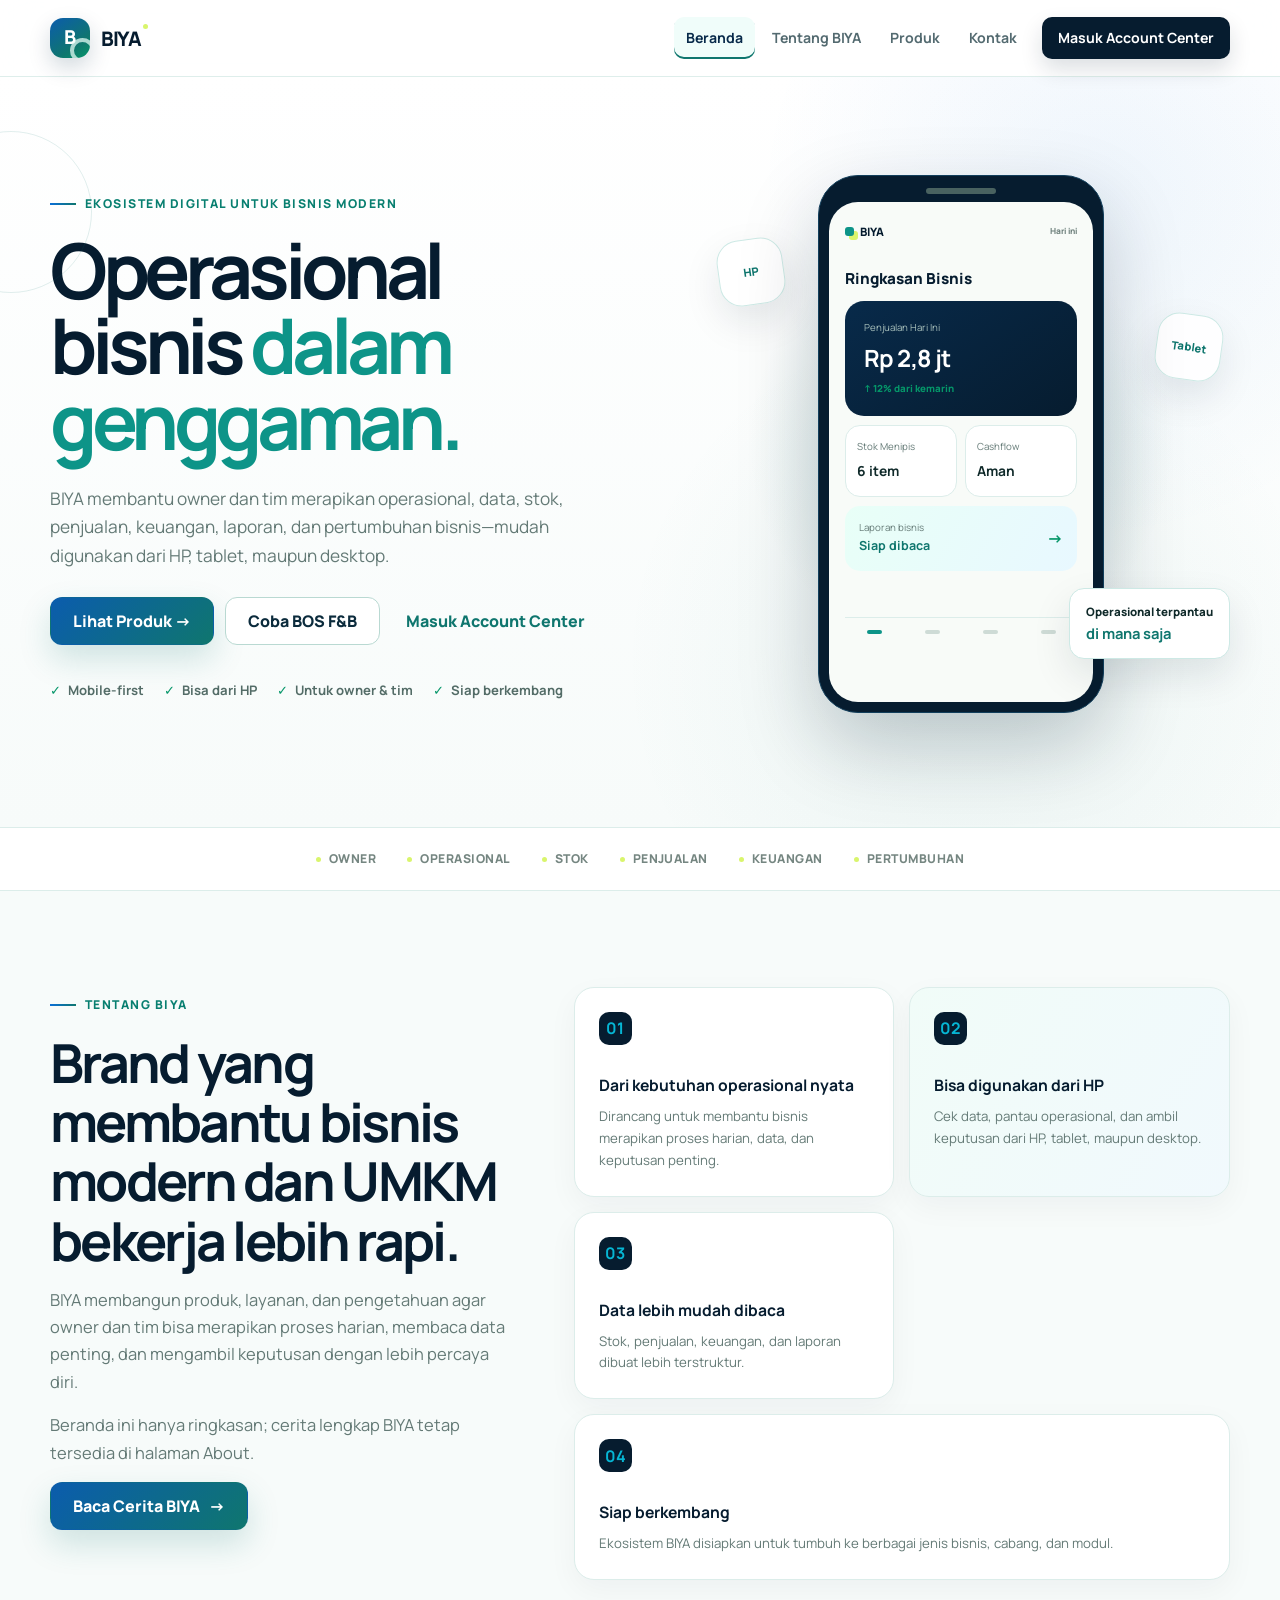
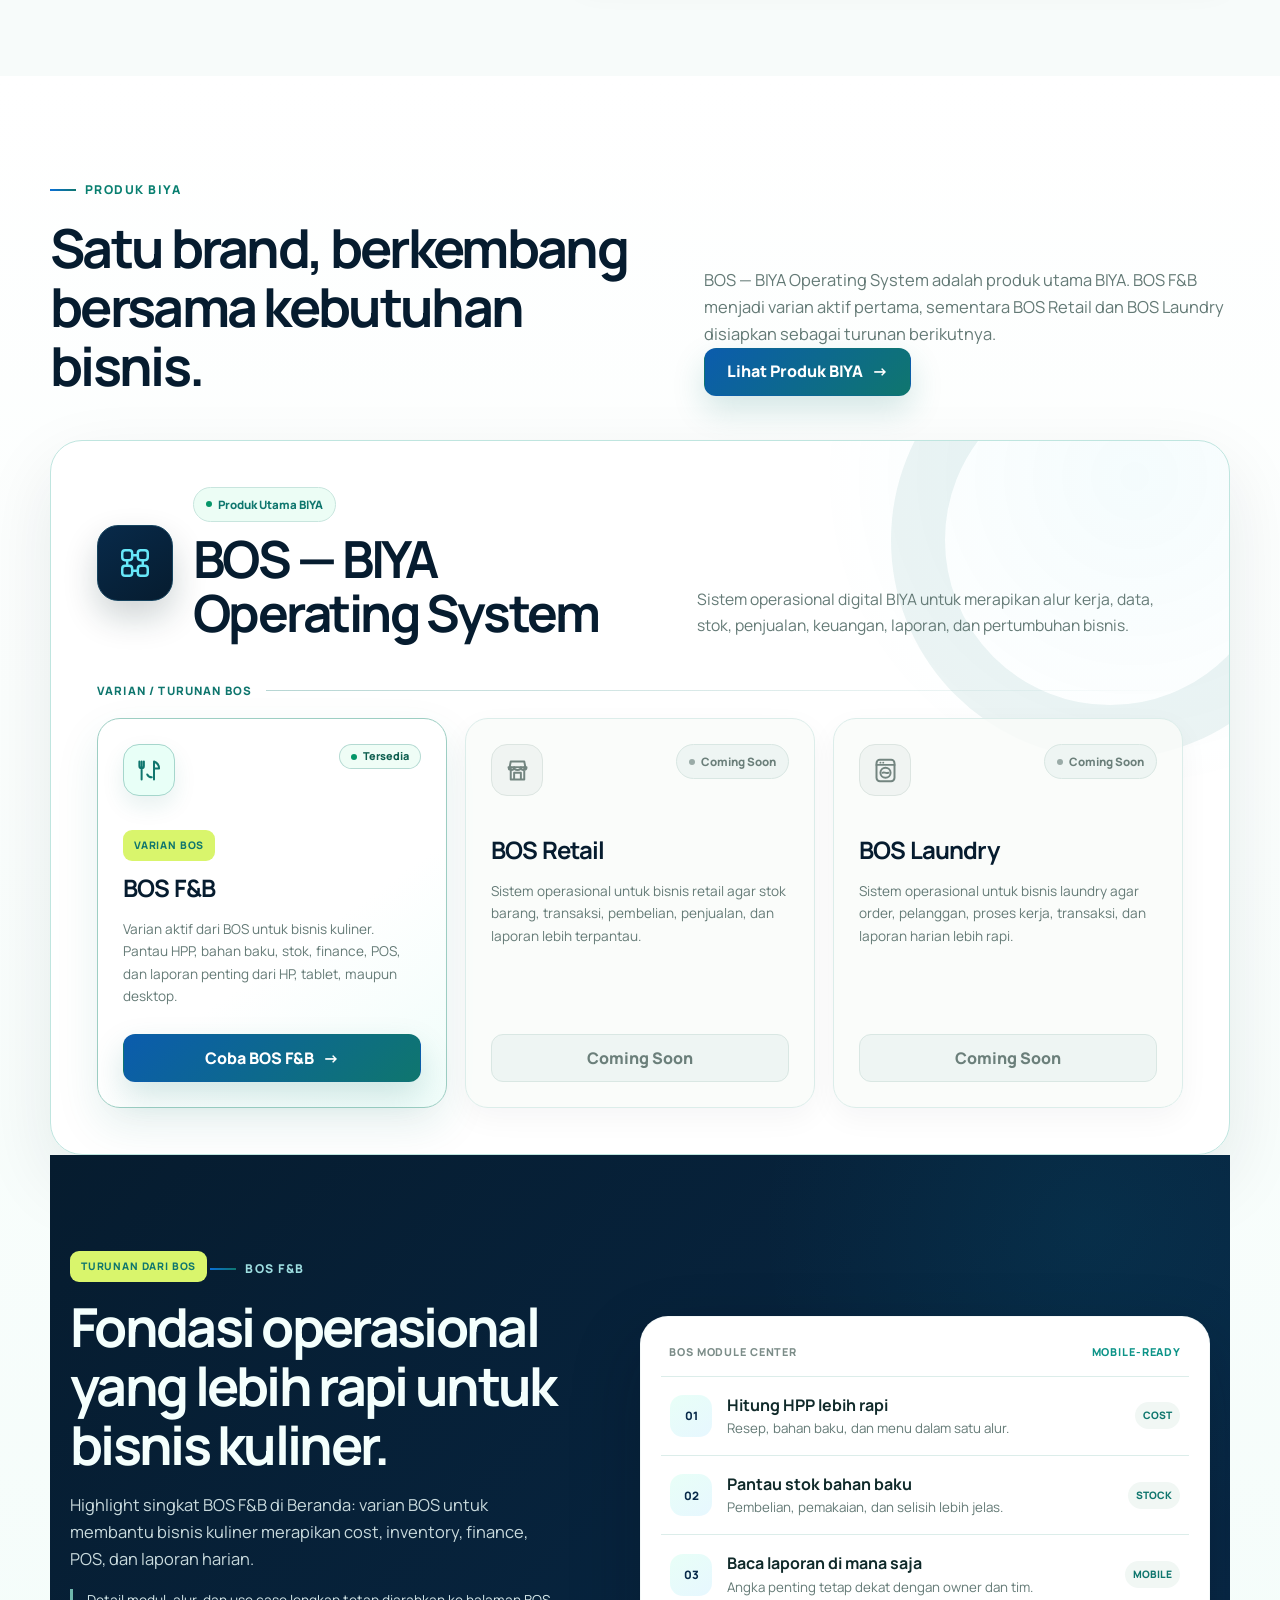
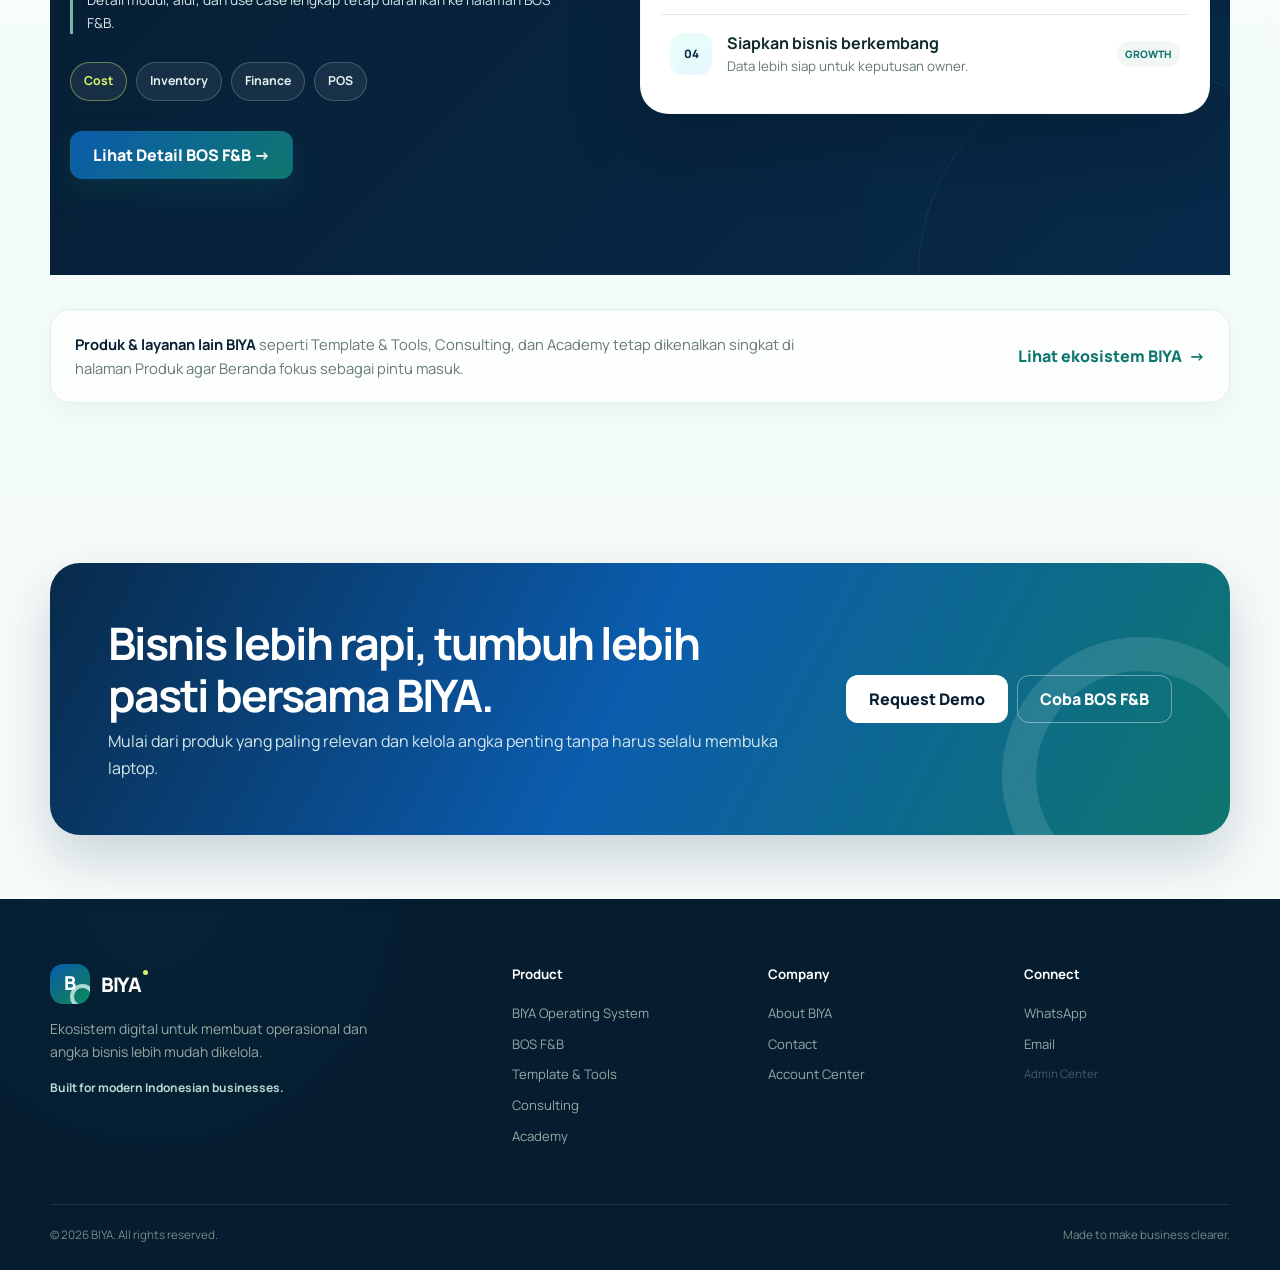
<file: index.html>
<!doctype html>
<html lang="id">
<head>
  <meta charset="utf-8">
  <meta name="viewport" content="width=device-width,initial-scale=1">
  <title>BIYA — Bisnis Lebih Rapi, Tumbuh Lebih Pasti</title>
  <meta name="description" content="BIYA membantu bisnis modern dan UMKM merapikan operasional, data, stok, penjualan, keuangan, laporan, dan pertumbuhan dari HP, tablet, maupun desktop.">
  <meta property="og:title" content="BIYA — Bisnis Lebih Rapi, Tumbuh Lebih Pasti">
  <meta property="og:description" content="Ekosistem digital BIYA membantu owner dan tim mengelola bisnis dengan data yang lebih rapi, mudah dibaca, dan siap berkembang.">
  <meta property="og:type" content="website">
  <link rel="stylesheet" href="assets/css/style.css">
  <script defer src="assets/js/main.js"></script>
</head>
<body>
  <header class="site-header">
    <nav class="nav container" aria-label="Navigasi utama">
      <a class="logo" href="index.html" aria-label="BIYA Home"><span class="logo-mark">B</span><span class="logo-word">BIYA</span></a>
      <button class="menu-toggle" type="button" aria-label="Buka menu" aria-expanded="false">☰</button>
      <div class="nav-links" data-nav="main" data-nav-context="home"></div>
    </nav>
  </header>
  <main>
    <section class="hero" id="home">
      <div class="container hero-grid">
        <div>
          <p class="eyebrow">Ekosistem digital untuk bisnis modern</p>
          <h1>Operasional bisnis <span>dalam genggaman.</span></h1>
          <p class="hero-copy">BIYA membantu owner dan tim merapikan operasional, data, stok, penjualan, keuangan, laporan, dan pertumbuhan bisnis—mudah digunakan dari HP, tablet, maupun desktop.</p>
          <div class="hero-actions">
            <a class="btn btn-primary" href="products.html">Lihat Produk →</a>
            <a class="btn btn-outline" href="bos-fnb.html">Coba BOS F&amp;B</a>
            <a class="btn btn-link" href="contact.html">Masuk Account Center</a>
          </div>
          <div class="trust-row"><span>Mobile-first</span><span>Bisa dari HP</span><span>Untuk owner &amp; tim</span><span>Siap berkembang</span></div>
        </div>
        <div class="mobile-showcase" aria-label="Preview BIYA di HP, tablet, dan desktop">
          <div class="device-orbit orbit-one">HP</div><div class="device-orbit orbit-two">Tablet</div>
          <div class="phone-mockup">
            <div class="phone-speaker"></div>
            <div class="phone-screen">
              <div class="phone-head"><span><i></i> BIYA</span><small>Hari ini</small></div>
              <p class="phone-greeting">Ringkasan Bisnis</p>
              <div class="phone-primary"><span>Penjualan Hari Ini</span><strong>Rp 2,8 jt</strong><small>↑ 12% dari kemarin</small></div>
              <div class="phone-metrics"><div><span>Stok Menipis</span><strong>6 item</strong></div><div><span>Cashflow</span><strong>Aman</strong></div></div>
              <div class="phone-report"><span>Laporan bisnis</span><b>Siap dibaca</b><i>→</i></div>
              <div class="phone-nav"><b></b><i></i><i></i><i></i></div>
            </div>
          </div>
          <div class="floating-card mobile-note">Operasional terpantau <b>di mana saja</b></div>
        </div>
      </div>
    </section>
    <div class="logo-strip"><div class="container"><span>OWNER</span><span>OPERASIONAL</span><span>STOK</span><span>PENJUALAN</span><span>KEUANGAN</span><span>PERTUMBUHAN</span></div></div>

    <section class="section about-section" id="tentang-biya">
      <div class="container why-grid">
        <div>
          <p class="eyebrow">Tentang BIYA</p>
          <h2 class="section-title">Brand yang membantu bisnis modern dan UMKM bekerja lebih rapi.</h2>
          <p class="section-copy">BIYA membangun produk, layanan, dan pengetahuan agar owner dan tim bisa merapikan proses harian, membaca data penting, dan mengambil keputusan dengan lebih percaya diri.</p>
          <p class="section-copy">Beranda ini hanya ringkasan; cerita lengkap BIYA tetap tersedia di halaman About.</p>
          <a class="btn btn-primary" href="about.html">Baca Cerita BIYA <span aria-hidden="true">→</span></a>
        </div>
        <div class="why-list">
          <article class="why-item reveal"><b>01</b><h3>Dari kebutuhan operasional nyata</h3><p>Dirancang untuk membantu bisnis merapikan proses harian, data, dan keputusan penting.</p></article>
          <article class="why-item why-mobile reveal"><b>02</b><h3>Bisa digunakan dari HP</h3><p>Cek data, pantau operasional, dan ambil keputusan dari HP, tablet, maupun desktop.</p></article>
          <article class="why-item reveal"><b>03</b><h3>Data lebih mudah dibaca</h3><p>Stok, penjualan, keuangan, dan laporan dibuat lebih terstruktur.</p></article>
          <article class="why-item why-wide reveal"><b>04</b><h3>Siap berkembang</h3><p>Ekosistem BIYA disiapkan untuk tumbuh ke berbagai jenis bisnis, cabang, dan modul.</p></article>
        </div>
      </div>
    </section>

    <section class="section bos-section" id="produk">
      <div class="container">
        <div class="section-head products-intro">
          <div><p class="eyebrow">Produk BIYA</p><h2 class="section-title">Satu brand, berkembang bersama kebutuhan bisnis.</h2></div>
          <div>
            <p class="section-copy">BOS — BIYA Operating System adalah produk utama BIYA. BOS F&amp;B menjadi varian aktif pertama, sementara BOS Retail dan BOS Laundry disiapkan sebagai turunan berikutnya.</p>
            <a class="btn btn-primary" href="products.html">Lihat Produk BIYA <span aria-hidden="true">→</span></a>
          </div>
        </div>
        <div class="bos-parent reveal">
          <div class="bos-parent-head">
            <div class="bos-title-group"><div class="card-icon bos-parent-icon" aria-label="BIYA Operating System"><svg viewBox="0 0 24 24" aria-hidden="true"><rect x="3" y="3" width="7" height="7" rx="2"/><rect x="14" y="3" width="7" height="7" rx="2"/><rect x="3" y="14" width="7" height="7" rx="2"/><rect x="14" y="14" width="7" height="7" rx="2"/><path d="M10 6.5h4M6.5 10v4M17.5 10v4M10 17.5h4"/></svg></div><div><span class="badge">Produk Utama BIYA</span><h2>BOS — BIYA Operating System</h2></div></div>
            <p>Sistem operasional digital BIYA untuk merapikan alur kerja, data, stok, penjualan, keuangan, laporan, dan pertumbuhan bisnis.</p>
          </div>
          <div class="bos-family-label"><span>Varian / turunan BOS</span></div>
          <div class="bos-product-grid">
            <article class="bos-product-card is-active"><div class="bos-card-top"><div class="card-icon"><svg viewBox="0 0 24 24" aria-hidden="true"><path d="M5 4v7M3 4v4a2 2 0 0 0 4 0V4M5 11v9M16 4v16M16 4c3 1.2 4.5 3.3 4.5 6.2H16"/><path d="M10 15.5c.8 1.6 2.4 2.5 4 2.5"/></svg></div><span class="status-badge">Tersedia</span></div><div><p class="product-kicker">Varian BOS</p><h3>BOS F&amp;B</h3><p>Varian aktif dari BOS untuk bisnis kuliner. Pantau HPP, bahan baku, stok, finance, POS, dan laporan penting dari HP, tablet, maupun desktop.</p></div><a class="btn btn-primary" href="bos-fnb.html">Coba BOS F&amp;B <span aria-hidden="true">→</span></a></article>
            <article class="bos-product-card is-coming"><div class="bos-card-top"><div class="card-icon"><svg viewBox="0 0 24 24" aria-hidden="true"><path d="M5 9h14l-1-5H6L5 9Z"/><path d="M6 9v11h12V9M9 20v-6h6v6M4 9c0 1.5 1 2.5 2.5 2.5S9 10.5 9 9c0 1.5 1 2.5 3 2.5s3-1 3-2.5c0 1.5 1 2.5 2.5 2.5S20 10.5 20 9"/></svg></div><span class="badge soon">Coming Soon</span></div><div><h3>BOS Retail</h3><p>Sistem operasional untuk bisnis retail agar stok barang, transaksi, pembelian, penjualan, dan laporan lebih terpantau.</p></div><span class="btn btn-disabled" aria-disabled="true">Coming Soon</span></article>
            <article class="bos-product-card is-coming"><div class="bos-card-top"><div class="card-icon"><svg viewBox="0 0 24 24" aria-hidden="true"><rect x="4" y="2.5" width="16" height="19" rx="3"/><path d="M4 7h16"/><circle cx="12" cy="14" r="4.5"/><path d="M9.5 14c1.2-1.1 2.6 1.1 5 0M7.5 5h.01M10 5h.01"/></svg></div><span class="badge soon">Coming Soon</span></div><div><h3>BOS Laundry</h3><p>Sistem operasional untuk bisnis laundry agar order, pelanggan, proses kerja, transaksi, dan laporan harian lebih rapi.</p></div><span class="btn btn-disabled" aria-disabled="true">Coming Soon</span></article>
          </div>
        </div>
        <div class="section bos-highlight" id="bos-fnb">
          <div class="container split">
            <div>
              <p class="product-kicker">Turunan dari BOS</p>
              <p class="eyebrow">BOS F&amp;B</p>
              <h2 class="section-title">Fondasi operasional yang lebih rapi untuk bisnis kuliner.</h2>
              <p class="section-copy">Highlight singkat BOS F&amp;B di Beranda: varian BOS untuk membantu bisnis kuliner merapikan cost, inventory, finance, POS, dan laporan harian.</p>
              <p class="context-note">Detail modul, alur, dan use case lengkap tetap diarahkan ke halaman BOS F&amp;B.</p>
              <div class="module-pills"><span>Cost</span><span>Inventory</span><span>Finance</span><span>POS</span></div>
              <a class="btn btn-primary" href="bos-fnb.html">Lihat Detail BOS F&amp;B →</a>
            </div>
            <div class="feature-panel reveal">
              <div class="panel-label"><span>BOS module center</span><span>Mobile-ready</span></div>
              <div class="feature-row"><i>01</i><div><strong>Hitung HPP lebih rapi</strong><small>Resep, bahan baku, dan menu dalam satu alur.</small></div><em>COST</em></div>
              <div class="feature-row"><i>02</i><div><strong>Pantau stok bahan baku</strong><small>Pembelian, pemakaian, dan selisih lebih jelas.</small></div><em>STOCK</em></div>
              <div class="feature-row"><i>03</i><div><strong>Baca laporan di mana saja</strong><small>Angka penting tetap dekat dengan owner dan tim.</small></div><em>MOBILE</em></div>
              <div class="feature-row"><i>04</i><div><strong>Siapkan bisnis berkembang</strong><small>Data lebih siap untuk keputusan owner.</small></div><em>GROWTH</em></div>
            </div>
          </div>
        </div>
        <div class="home-ecosystem-note reveal">
          <p><strong>Produk &amp; layanan lain BIYA</strong> seperti Template &amp; Tools, Consulting, dan Academy tetap dikenalkan singkat di halaman Produk agar Beranda fokus sebagai pintu masuk.</p>
          <a class="text-link" href="products.html#tools">Lihat ekosistem BIYA</a>
        </div>

      </div>
    </section>

    <section class="section-sm" id="kontak"><div class="container"><div class="cta-box"><div><h2>Bisnis lebih rapi, tumbuh lebih pasti bersama BIYA.</h2><p>Mulai dari produk yang paling relevan dan kelola angka penting tanpa harus selalu membuka laptop.</p></div><div class="cta-actions"><a class="btn" href="contact.html">Request Demo</a><a class="btn btn-ghost" href="bos-fnb.html">Coba BOS F&amp;B</a></div></div></div></section>
  </main>
  <footer class="site-footer">
    <div class="container">
      <div class="footer-grid">
        <div class="footer-brand"><a class="logo" href="index.html"><span class="logo-mark">B</span><span class="logo-word">BIYA</span></a><p>Ekosistem digital untuk membuat operasional dan angka bisnis lebih mudah dikelola.</p><p class="footer-tagline">Built for modern Indonesian businesses.</p></div>
        <div class="footer-col"><h3>Product</h3><a href="products.html#bos">BIYA Operating System</a><a href="bos-fnb.html">BOS F&amp;B</a><a href="products.html#tools">Template &amp; Tools</a><a href="products.html#consulting">Consulting</a><a href="products.html#academy">Academy</a></div>
        <div class="footer-col"><h3>Company</h3><a href="about.html">About BIYA</a><a href="contact.html">Contact</a><a href="contact.html">Account Center</a></div>
        <div class="footer-col"><h3>Connect</h3><a href="contact.html">WhatsApp</a><a href="contact.html">Email</a><span class="admin-link">Admin Center</span></div>
      </div>
      <div class="footer-bottom"><span>© 2026 BIYA. All rights reserved.</span><span>Made to make business clearer.</span></div>
    </div>
  </footer>
</body>
</html>
</file>
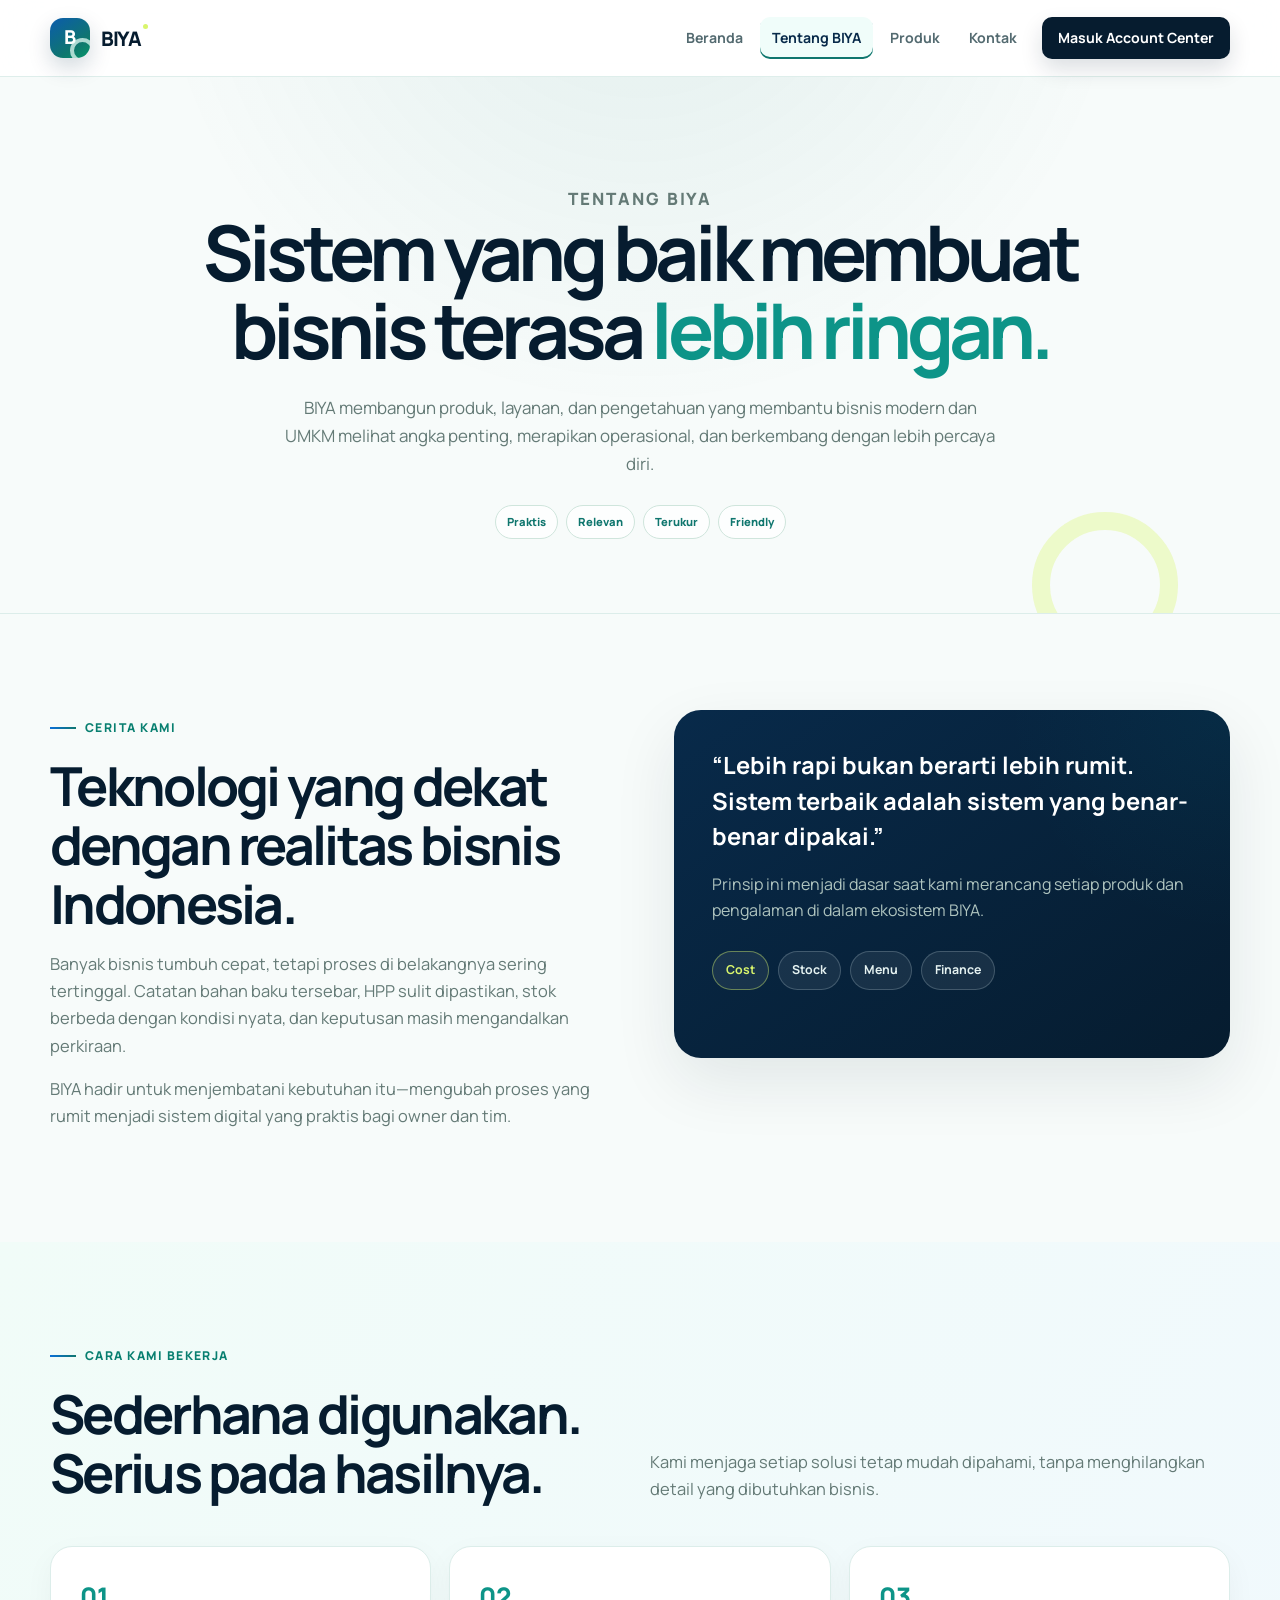
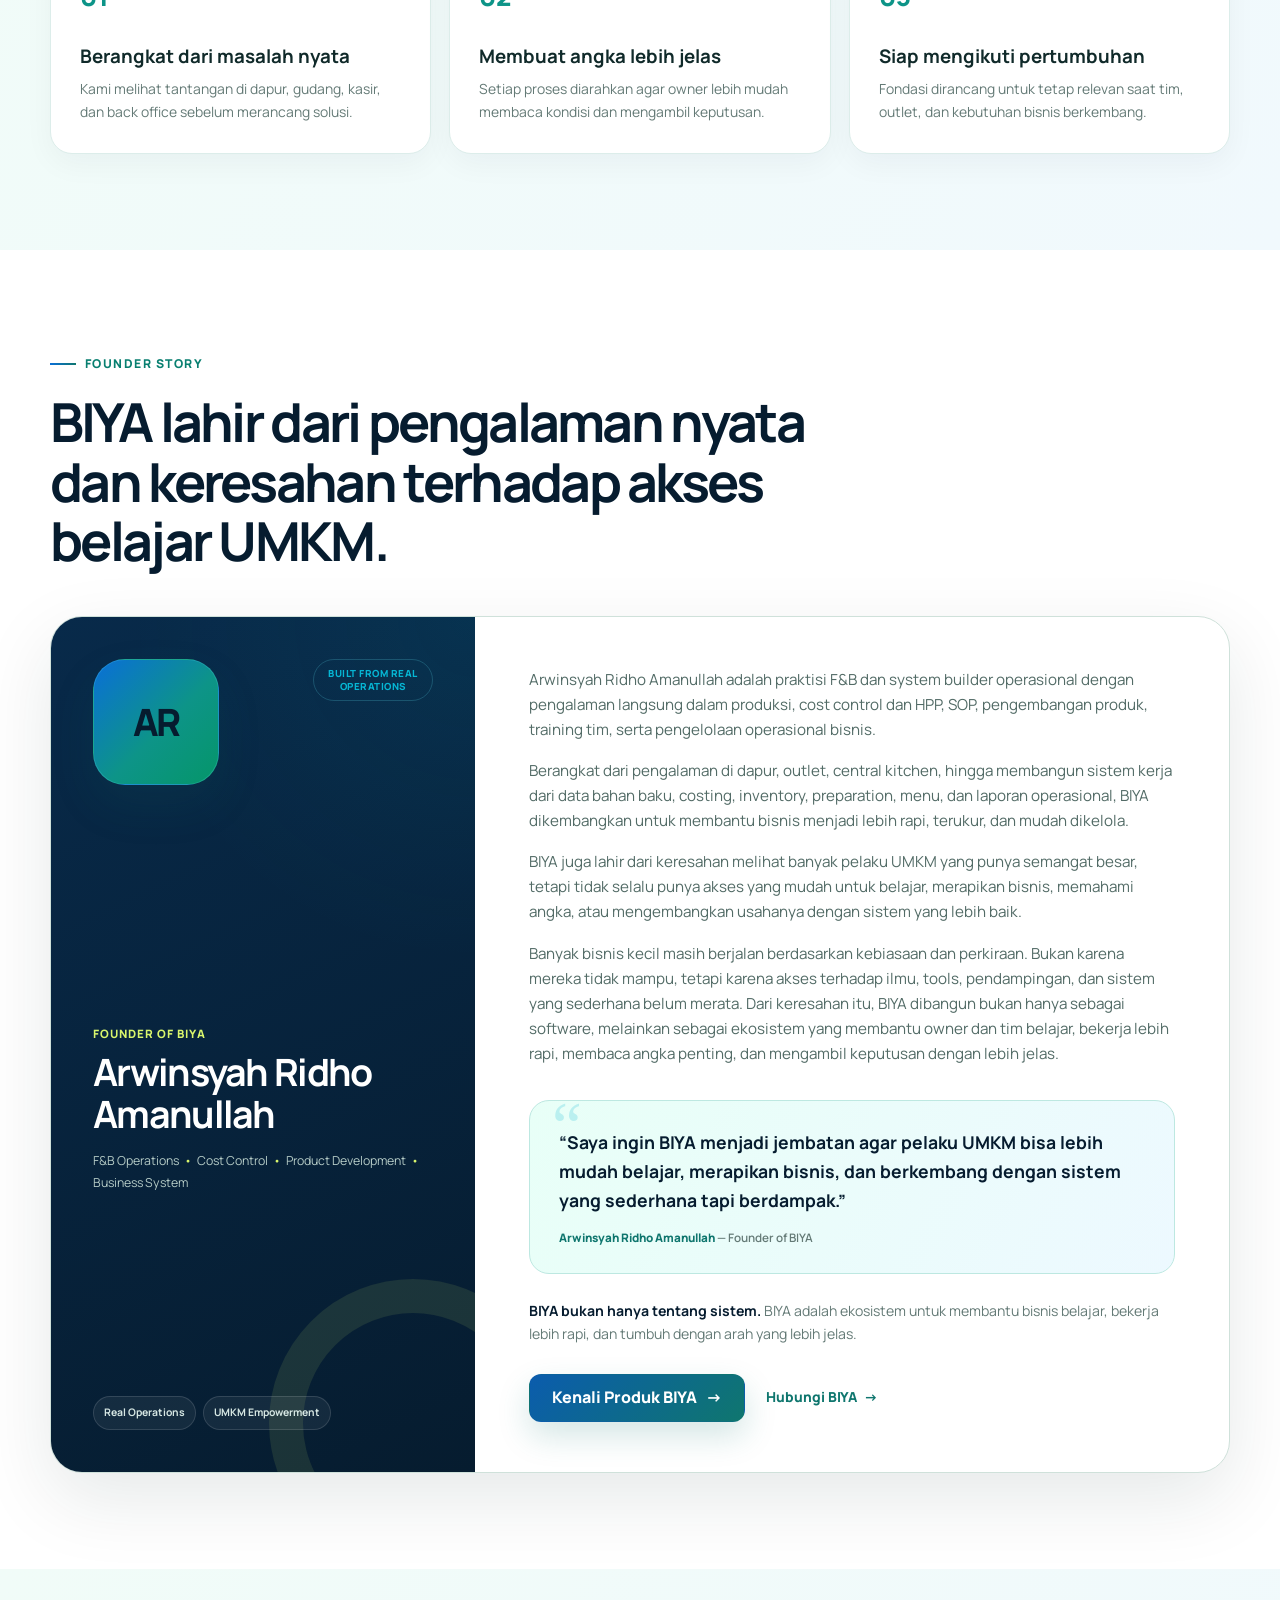
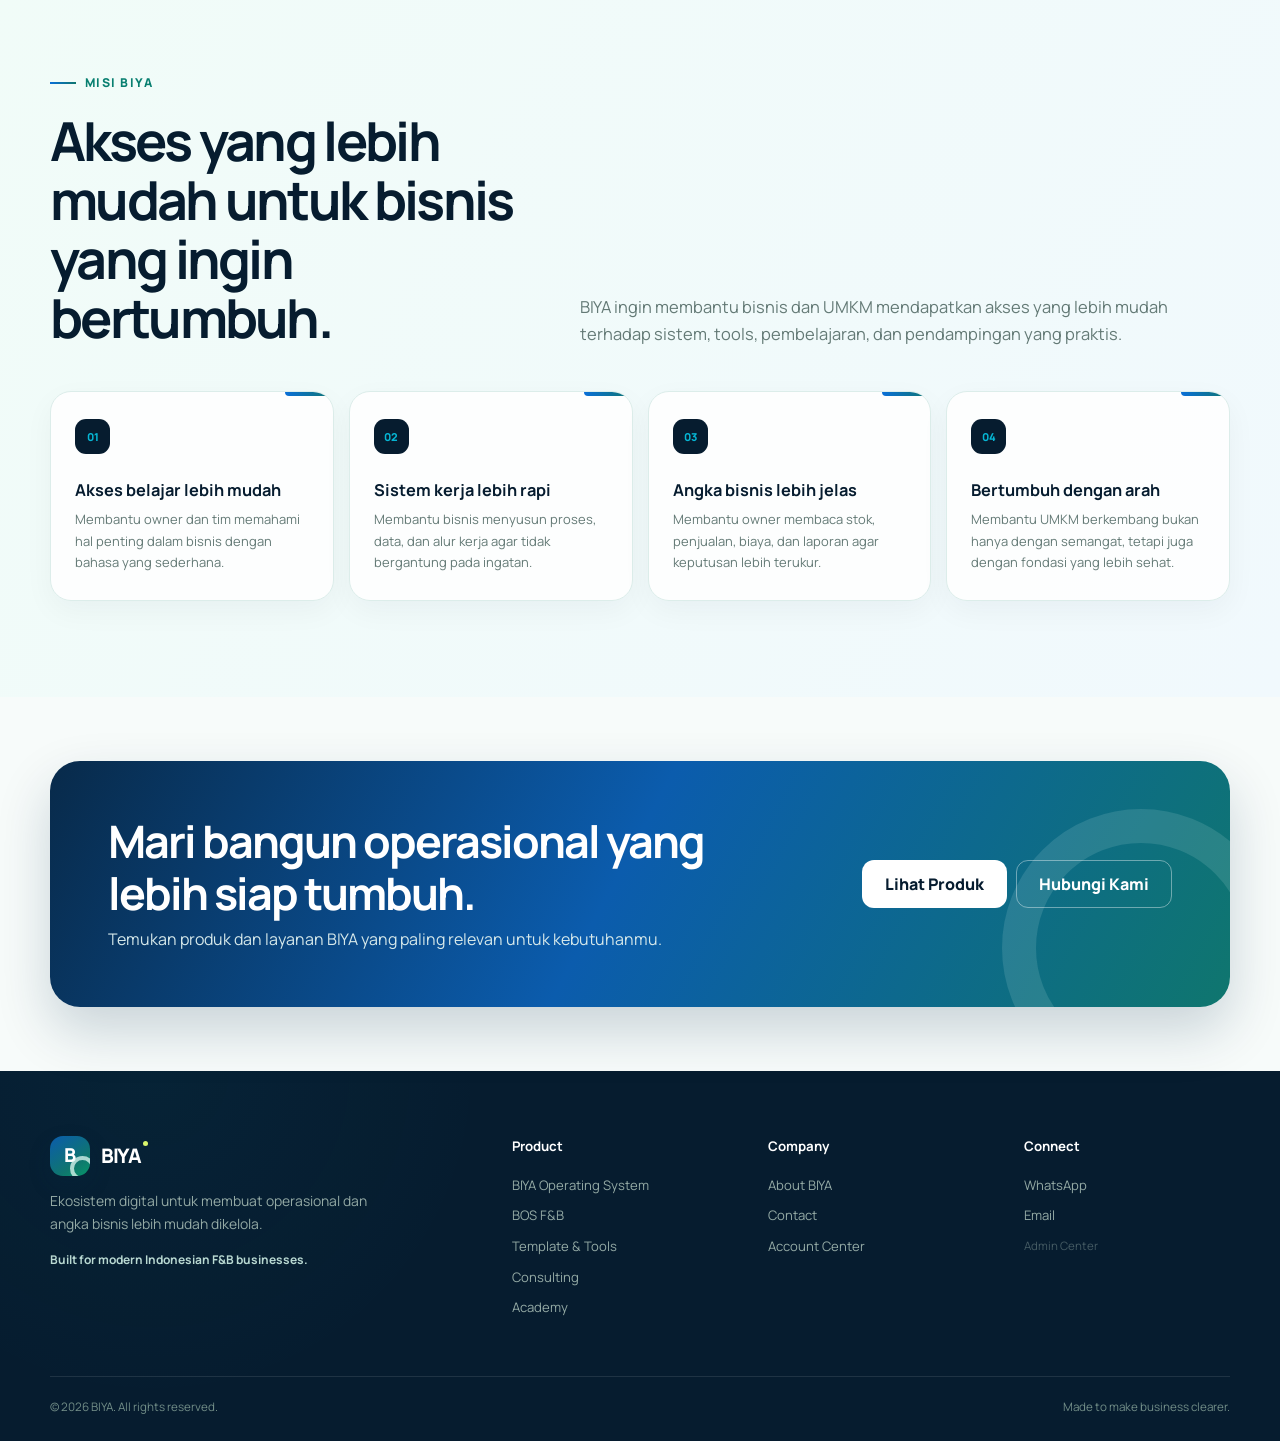
<file: about.html>
<!doctype html>
<html lang="id">
<head><meta charset="utf-8"><meta name="viewport" content="width=device-width,initial-scale=1"><title>About BIYA — Sistem yang Dekat dengan Bisnis Nyata</title><meta name="description" content="Kenali cerita, founder, dan misi BIYA dalam membantu bisnis dan UMKM belajar, bekerja lebih rapi, serta berkembang dengan arah yang lebih jelas."><meta property="og:title" content="About BIYA — Sistem yang Dekat dengan Bisnis Nyata"><meta property="og:description" content="BIYA lahir dari pengalaman operasional nyata dan misi untuk memperluas akses belajar, tools, serta sistem bisnis yang praktis bagi UMKM."><meta property="og:type" content="website"><link rel="stylesheet" href="assets/css/style.css"><script defer src="assets/js/main.js"></script></head>
<body>
  <header class="site-header"><nav class="nav container" aria-label="Navigasi utama"><a class="logo" href="index.html" aria-label="BIYA Home"><span class="logo-mark">B</span><span class="logo-word">BIYA</span></a><button class="menu-toggle" type="button" aria-label="Buka menu" aria-expanded="false">☰</button><div class="nav-links" data-nav="main" data-nav-context="page"></div></nav></header>
  <main>
    <section class="page-hero"><div class="container"><p class="eyebrow">Tentang BIYA</p><h1>Sistem yang baik membuat bisnis terasa <span class="accent-text">lebih ringan.</span></h1><p>BIYA membangun produk, layanan, dan pengetahuan yang membantu bisnis modern dan UMKM melihat angka penting, merapikan operasional, dan berkembang dengan lebih percaya diri.</p><div class="module-chips"><span>Praktis</span><span>Relevan</span><span>Terukur</span><span>Friendly</span></div></div></section>
    <section class="section"><div class="container story-grid"><div><p class="eyebrow">Cerita kami</p><h2 class="section-title">Teknologi yang dekat dengan realitas bisnis Indonesia.</h2><p class="section-copy">Banyak bisnis tumbuh cepat, tetapi proses di belakangnya sering tertinggal. Catatan bahan baku tersebar, HPP sulit dipastikan, stok berbeda dengan kondisi nyata, dan keputusan masih mengandalkan perkiraan.</p><p class="section-copy">BIYA hadir untuk menjembatani kebutuhan itu—mengubah proses yang rumit menjadi sistem digital yang praktis bagi owner dan tim.</p></div><aside class="story-card reveal"><blockquote>“Lebih rapi bukan berarti lebih rumit. Sistem terbaik adalah sistem yang benar-benar dipakai.”</blockquote><p>Prinsip ini menjadi dasar saat kami merancang setiap produk dan pengalaman di dalam ekosistem BIYA.</p><div class="module-pills"><span>Cost</span><span>Stock</span><span>Menu</span><span>Finance</span></div></aside></div></section>
    <section class="section surface-mint"><div class="container"><div class="section-head"><div><p class="eyebrow">Cara kami bekerja</p><h2 class="section-title">Sederhana digunakan. Serius pada hasilnya.</h2></div><p class="section-copy">Kami menjaga setiap solusi tetap mudah dipahami, tanpa menghilangkan detail yang dibutuhkan bisnis.</p></div><div class="value-grid"><article class="value-card reveal"><span>01</span><h3>Berangkat dari masalah nyata</h3><p>Kami melihat tantangan di dapur, gudang, kasir, dan back office sebelum merancang solusi.</p></article><article class="value-card reveal"><span>02</span><h3>Membuat angka lebih jelas</h3><p>Setiap proses diarahkan agar owner lebih mudah membaca kondisi dan mengambil keputusan.</p></article><article class="value-card reveal"><span>03</span><h3>Siap mengikuti pertumbuhan</h3><p>Fondasi dirancang untuk tetap relevan saat tim, outlet, dan kebutuhan bisnis berkembang.</p></article></div></div></section>
    <section class="section founder-section" aria-labelledby="founder-title">
      <div class="container">
        <div class="founder-heading">
          <p class="eyebrow">Founder Story</p>
          <h2 class="section-title" id="founder-title">BIYA lahir dari pengalaman nyata dan keresahan terhadap akses belajar UMKM.</h2>
        </div>
        <div class="founder-story reveal">
          <aside class="founder-profile" aria-label="Profil founder BIYA">
            <div class="founder-profile-top">
              <div class="founder-avatar" aria-hidden="true"><span>AR</span></div>
              <span class="founder-status">Built from real operations</span>
            </div>
            <div class="founder-identity">
              <p class="founder-role">Founder of BIYA</p>
              <h3>Arwinsyah Ridho Amanullah</h3>
              <p class="founder-expertise">F&amp;B Operations <span>•</span> Cost Control <span>•</span> Product Development <span>•</span> Business System</p>
            </div>
            <div class="founder-badges" aria-label="Fokus founder">
              <span>Real Operations</span>
              <span>UMKM Empowerment</span>
            </div>
          </aside>
          <div class="founder-copy">
            <div class="founder-bio">
              <p>Arwinsyah Ridho Amanullah adalah praktisi F&amp;B dan system builder operasional dengan pengalaman langsung dalam produksi, cost control dan HPP, SOP, pengembangan produk, training tim, serta pengelolaan operasional bisnis.</p>
              <p>Berangkat dari pengalaman di dapur, outlet, central kitchen, hingga membangun sistem kerja dari data bahan baku, costing, inventory, preparation, menu, dan laporan operasional, BIYA dikembangkan untuk membantu bisnis menjadi lebih rapi, terukur, dan mudah dikelola.</p>
              <p>BIYA juga lahir dari keresahan melihat banyak pelaku UMKM yang punya semangat besar, tetapi tidak selalu punya akses yang mudah untuk belajar, merapikan bisnis, memahami angka, atau mengembangkan usahanya dengan sistem yang lebih baik.</p>
              <p>Banyak bisnis kecil masih berjalan berdasarkan kebiasaan dan perkiraan. Bukan karena mereka tidak mampu, tetapi karena akses terhadap ilmu, tools, pendampingan, dan sistem yang sederhana belum merata. Dari keresahan itu, BIYA dibangun bukan hanya sebagai software, melainkan sebagai ekosistem yang membantu owner dan tim belajar, bekerja lebih rapi, membaca angka penting, dan mengambil keputusan dengan lebih jelas.</p>
            </div>
            <figure class="founder-quote">
              <blockquote>“Saya ingin BIYA menjadi jembatan agar pelaku UMKM bisa lebih mudah belajar, merapikan bisnis, dan berkembang dengan sistem yang sederhana tapi berdampak.”</blockquote>
              <figcaption>Arwinsyah Ridho Amanullah <span>— Founder of BIYA</span></figcaption>
            </figure>
            <p class="founder-closing"><strong>BIYA bukan hanya tentang sistem.</strong> BIYA adalah ekosistem untuk membantu bisnis belajar, bekerja lebih rapi, dan tumbuh dengan arah yang lebih jelas.</p>
            <div class="founder-actions"><a class="btn btn-primary" href="products.html">Kenali Produk BIYA <span aria-hidden="true">→</span></a><a class="text-link" href="contact.html">Hubungi BIYA</a></div>
          </div>
        </div>
      </div>
    </section>
    <section class="section mission-section" aria-labelledby="mission-title">
      <div class="container">
        <div class="section-head mission-head"><div><p class="eyebrow">Misi BIYA</p><h2 class="section-title" id="mission-title">Akses yang lebih mudah untuk bisnis yang ingin bertumbuh.</h2></div><p class="section-copy">BIYA ingin membantu bisnis dan UMKM mendapatkan akses yang lebih mudah terhadap sistem, tools, pembelajaran, dan pendampingan yang praktis.</p></div>
        <div class="mission-grid">
          <article class="mission-card reveal"><span>01</span><h3>Akses belajar lebih mudah</h3><p>Membantu owner dan tim memahami hal penting dalam bisnis dengan bahasa yang sederhana.</p></article>
          <article class="mission-card reveal"><span>02</span><h3>Sistem kerja lebih rapi</h3><p>Membantu bisnis menyusun proses, data, dan alur kerja agar tidak bergantung pada ingatan.</p></article>
          <article class="mission-card reveal"><span>03</span><h3>Angka bisnis lebih jelas</h3><p>Membantu owner membaca stok, penjualan, biaya, dan laporan agar keputusan lebih terukur.</p></article>
          <article class="mission-card reveal"><span>04</span><h3>Bertumbuh dengan arah</h3><p>Membantu UMKM berkembang bukan hanya dengan semangat, tetapi juga dengan fondasi yang lebih sehat.</p></article>
        </div>
      </div>
    </section>
    <section class="section-sm"><div class="container"><div class="cta-box"><div><h2>Mari bangun operasional yang lebih siap tumbuh.</h2><p>Temukan produk dan layanan BIYA yang paling relevan untuk kebutuhanmu.</p></div><div class="cta-actions"><a class="btn" href="products.html">Lihat Produk</a><a class="btn btn-ghost" href="contact.html">Hubungi Kami</a></div></div></div></section>
  </main>
  <footer class="site-footer"><div class="container"><div class="footer-grid"><div class="footer-brand"><a class="logo" href="index.html"><span class="logo-mark">B</span><span class="logo-word">BIYA</span></a><p>Ekosistem digital untuk membuat operasional dan angka bisnis lebih mudah dikelola.</p><p class="footer-tagline">Built for modern Indonesian F&amp;B businesses.</p></div><div class="footer-col"><h3>Product</h3><a href="products.html#bos">BIYA Operating System</a><a href="bos-fnb.html">BOS F&amp;B</a><a href="products.html#tools">Template &amp; Tools</a><a href="products.html#consulting">Consulting</a><a href="products.html#academy">Academy</a></div><div class="footer-col"><h3>Company</h3><a href="about.html">About BIYA</a><a href="contact.html">Contact</a><!-- TODO: Replace with final Account Center URL --><a href="#TODO-ACCOUNT-CENTER-LINK">Account Center</a></div><div class="footer-col"><h3>Connect</h3><!-- TODO: Replace placeholder contact links --><a href="#TODO-WHATSAPP-LINK">WhatsApp</a><a href="#TODO-EMAIL">Email</a><span class="admin-link">Admin Center</span></div></div><div class="footer-bottom"><span>© 2026 BIYA. All rights reserved.</span><span>Made to make business clearer.</span></div></div></footer>
</body>
</html>
</file>
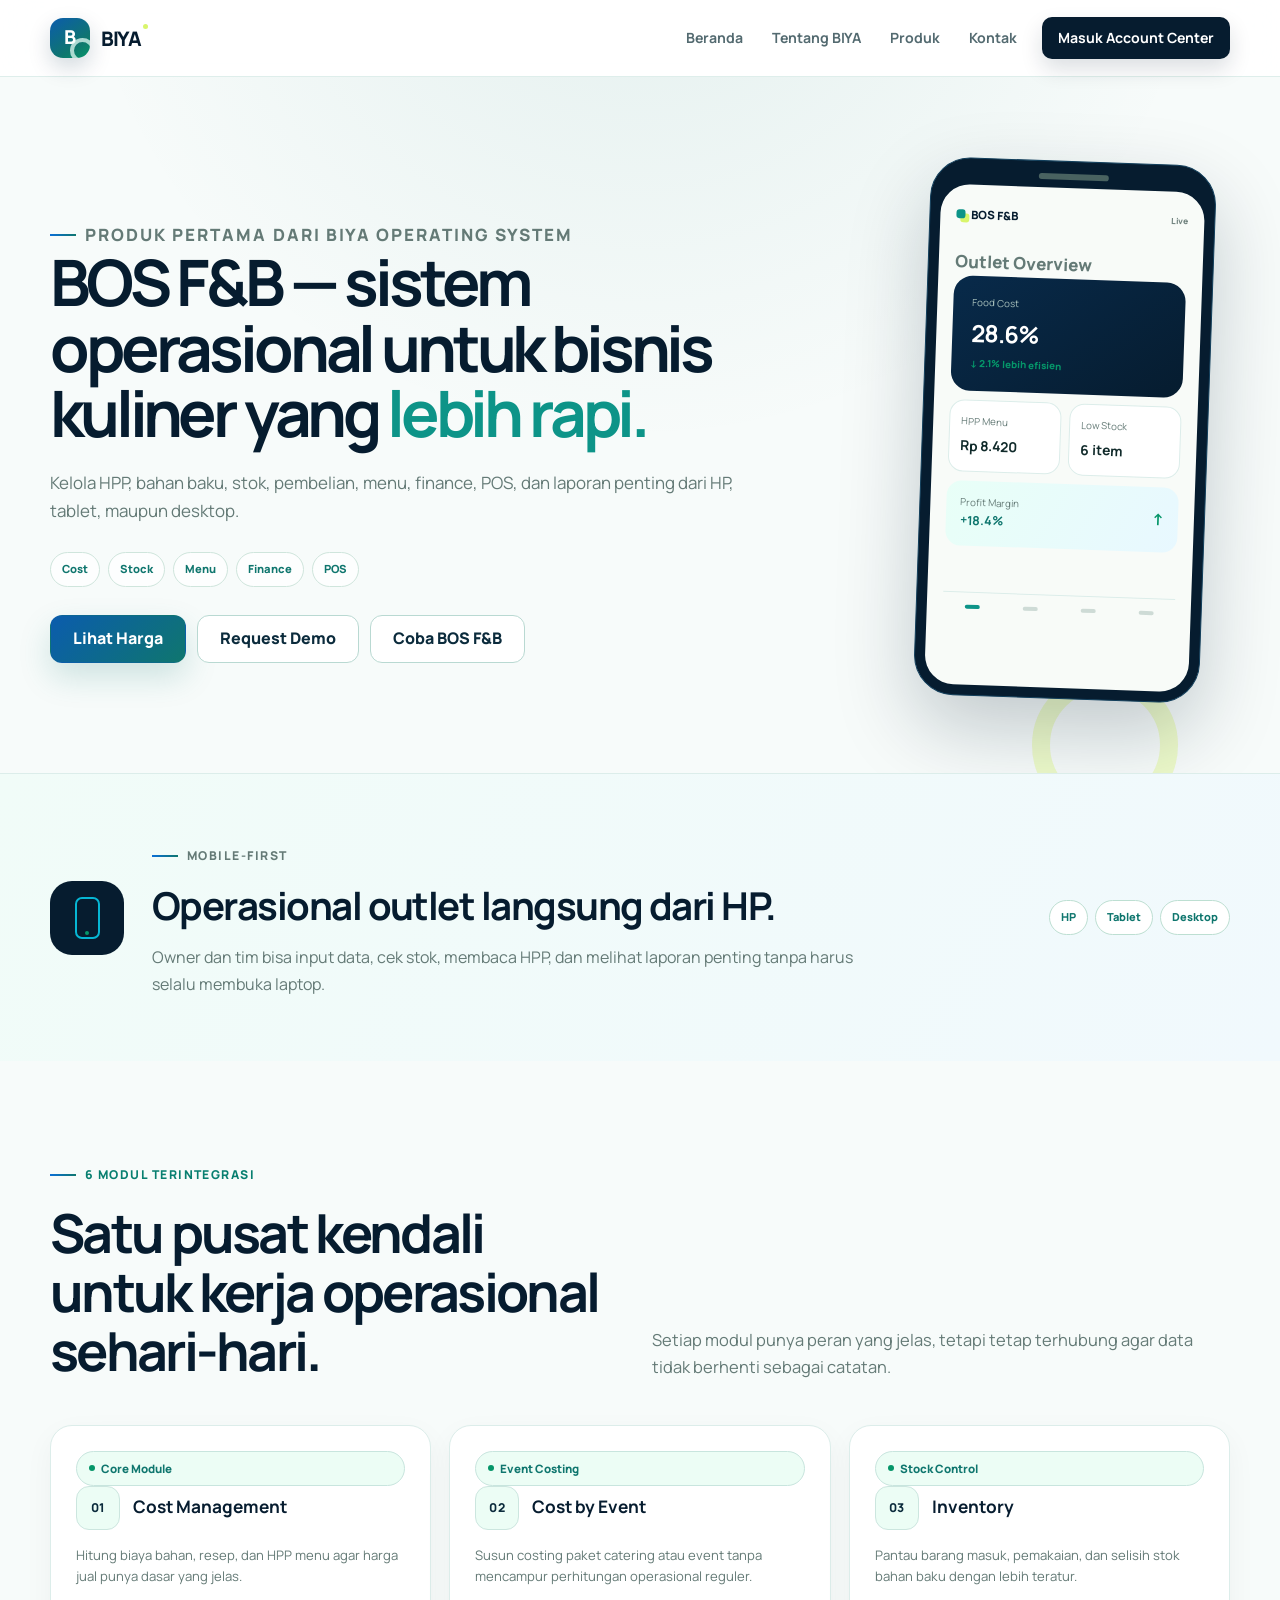
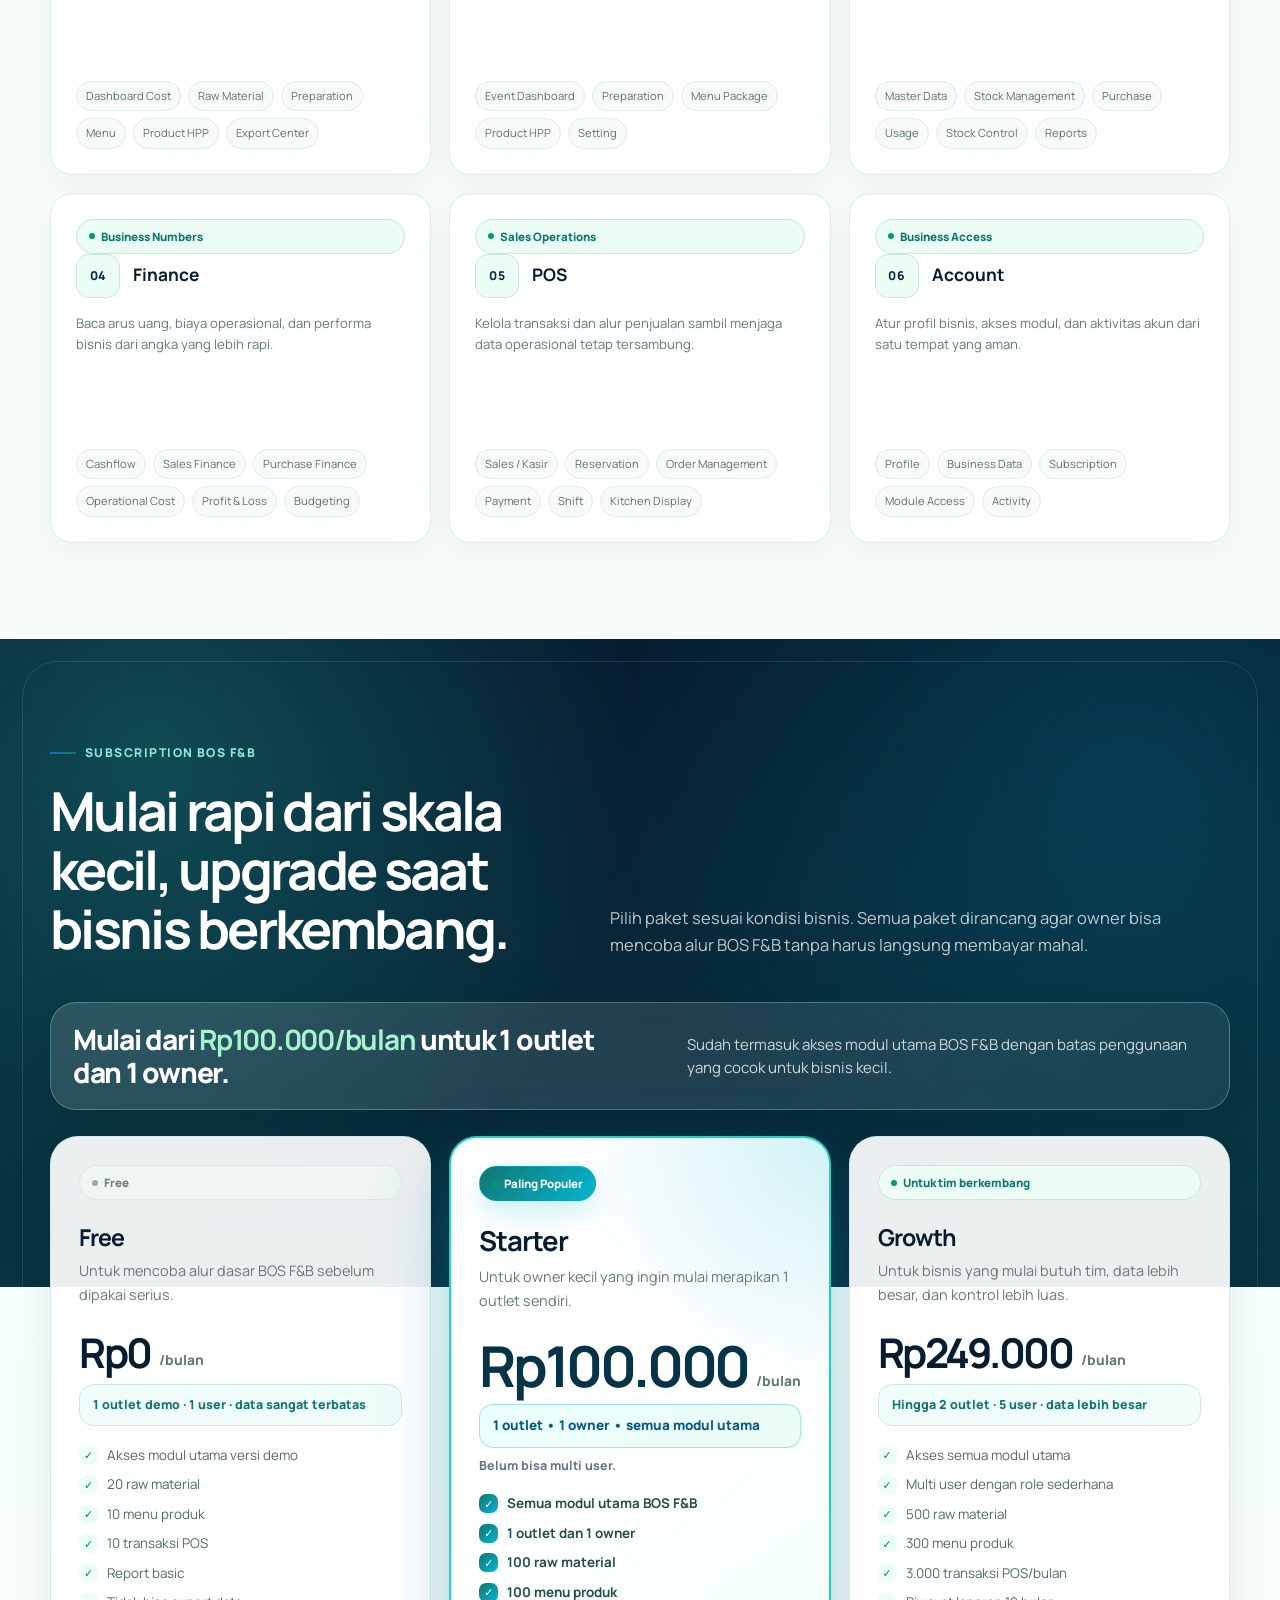
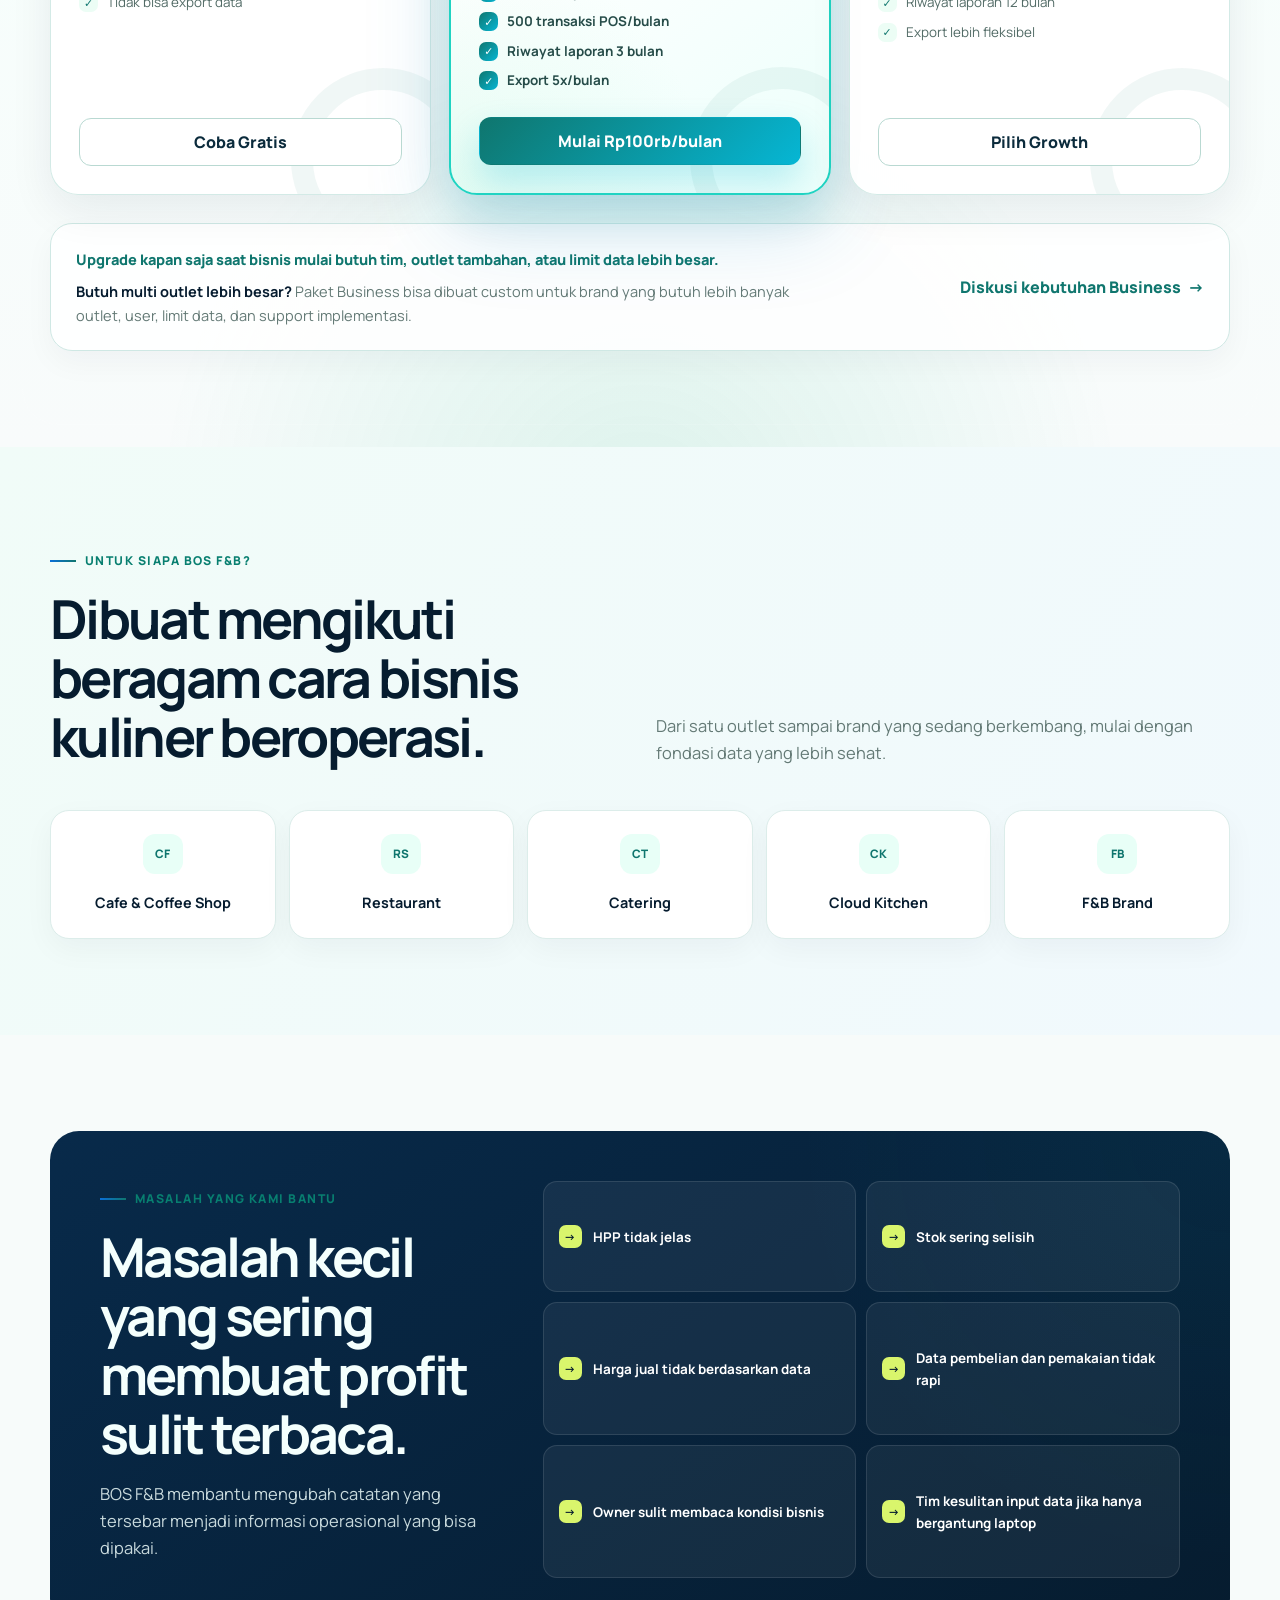
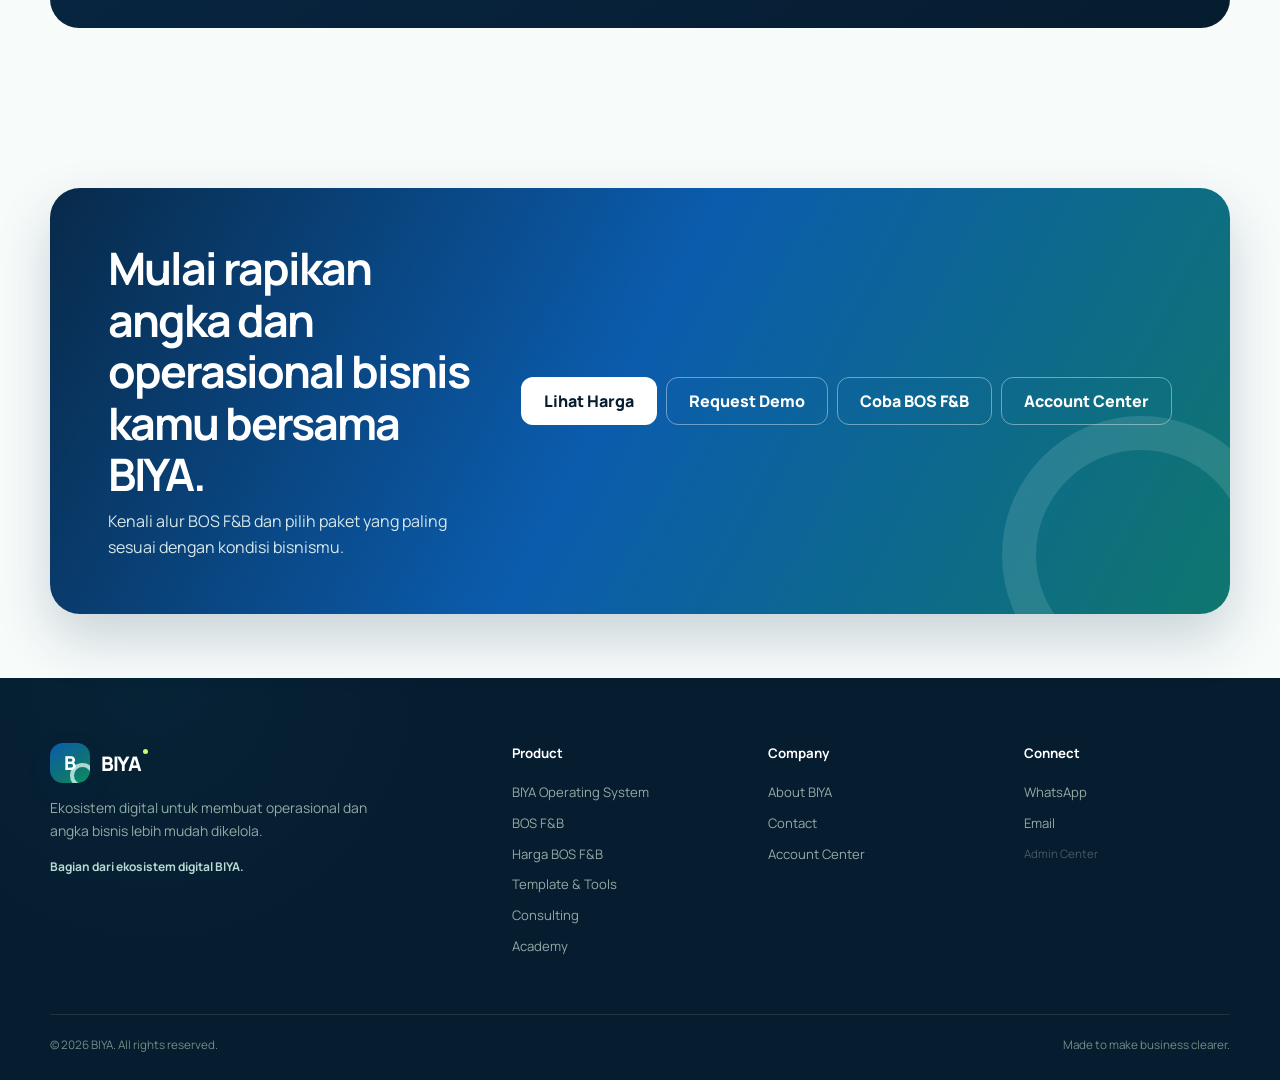
<file: bos-fnb.html>
<!doctype html>
<html lang="id">
<head>
  <meta charset="utf-8"><meta name="viewport" content="width=device-width,initial-scale=1">
  <title>BOS F&amp;B — Operating System untuk Bisnis Kuliner</title>
  <meta name="description" content="Rapikan HPP, bahan baku, stok, menu, finance, POS, dan operasional bisnis kuliner bersama BOS F&B. Mulai dari paket Free, Starter Rp100.000/bulan, hingga Growth untuk tim dan outlet berkembang.">
  <meta property="og:title" content="BOS F&B — Operating System untuk Bisnis Kuliner"><meta property="og:description" content="Sistem operasional untuk membantu bisnis F&B Indonesia bekerja dengan angka yang lebih jelas."><meta property="og:type" content="website">
  <link rel="stylesheet" href="assets/css/style.css"><link rel="stylesheet" href="assets/css/pricing.css"><script defer src="assets/js/main.js"></script>
</head>
<body>
  <header class="site-header"><nav class="nav container" aria-label="Navigasi utama"><a class="logo" href="index.html" aria-label="BIYA Home"><span class="logo-mark">B</span><span class="logo-word">BIYA</span></a><button class="menu-toggle" type="button" aria-label="Buka menu" aria-expanded="false">☰</button><div class="nav-links" data-nav="main" data-nav-context="page"></div></nav></header>
  <main>
    <section class="page-hero bos-page-hero">
      <div class="container bos-hero-grid">
        <div class="bos-hero-copy">
          <p class="eyebrow">Produk pertama dari BIYA Operating System</p>
          <h1>BOS F&amp;B — sistem operasional untuk bisnis kuliner yang <span class="accent-text">lebih rapi.</span></h1>
          <p>Kelola HPP, bahan baku, stok, pembelian, menu, finance, POS, dan laporan penting dari HP, tablet, maupun desktop.</p>
          <div class="module-chips"><span>Cost</span><span>Stock</span><span>Menu</span><span>Finance</span><span>POS</span></div>
          <div class="hero-actions"><a class="btn btn-primary" href="#harga-bos-fnb">Lihat Harga</a><a class="btn btn-outline" href="contact.html">Request Demo</a><!-- TODO: Replace with final BOS F&B app URL --><a class="btn btn-outline" href="#TODO-BOS-FNB-LINK">Coba BOS F&amp;B</a></div>
        </div>
        <div class="phone-mockup phone-mockup-fnb" aria-label="Preview dashboard BOS F&B di HP">
          <div class="phone-speaker"></div><div class="phone-screen">
            <div class="phone-head"><span><i></i> BOS F&amp;B</span><small>Live</small></div>
            <p class="phone-greeting">Outlet Overview</p>
            <div class="phone-primary"><span>Food Cost</span><strong>28.6%</strong><small>↓ 2.1% lebih efisien</small></div>
            <div class="phone-metrics"><div><span>HPP Menu</span><strong>Rp 8.420</strong></div><div><span>Low Stock</span><strong>6 item</strong></div></div>
            <div class="phone-report"><span>Profit Margin</span><b>+18.4%</b><i>↑</i></div>
            <div class="phone-nav"><b></b><i></i><i></i><i></i></div>
          </div>
        </div>
      </div>
    </section>

    <section class="section-sm mobile-highlight">
      <div class="container mobile-highlight-inner">
        <div class="mobile-icon" aria-hidden="true"><span></span></div>
        <div><p class="eyebrow">Mobile-first</p><h2>Operasional outlet langsung dari HP.</h2><p>Owner dan tim bisa input data, cek stok, membaca HPP, dan melihat laporan penting tanpa harus selalu membuka laptop.</p></div>
        <div class="device-list"><span>HP</span><span>Tablet</span><span>Desktop</span></div>
      </div>
    </section>

    <section class="section">
      <div class="container">
        <div class="section-head"><div><p class="eyebrow">6 modul terintegrasi</p><h2 class="section-title">Satu pusat kendali untuk kerja operasional sehari-hari.</h2></div><p class="section-copy">Setiap modul punya peran yang jelas, tetapi tetap terhubung agar data tidak berhenti sebagai catatan.</p></div>
        <div class="module-grid">
          <article class="module-card reveal"><span class="badge">Core Module</span><div class="module-card-head"><div class="card-icon">01</div><h3>Cost Management</h3></div><p>Hitung biaya bahan, resep, dan HPP menu agar harga jual punya dasar yang jelas.</p><ul><li>Dashboard Cost</li><li>Raw Material</li><li>Preparation</li><li>Menu</li><li>Product HPP</li><li>Export Center</li></ul></article>
          <article class="module-card reveal"><span class="badge">Event Costing</span><div class="module-card-head"><div class="card-icon">02</div><h3>Cost by Event</h3></div><p>Susun costing paket catering atau event tanpa mencampur perhitungan operasional reguler.</p><ul><li>Event Dashboard</li><li>Preparation</li><li>Menu Package</li><li>Product HPP</li><li>Setting</li></ul></article>
          <article class="module-card reveal"><span class="badge">Stock Control</span><div class="module-card-head"><div class="card-icon">03</div><h3>Inventory</h3></div><p>Pantau barang masuk, pemakaian, dan selisih stok bahan baku dengan lebih teratur.</p><ul><li>Master Data</li><li>Stock Management</li><li>Purchase</li><li>Usage</li><li>Stock Control</li><li>Reports</li></ul></article>
          <article class="module-card reveal"><span class="badge">Business Numbers</span><div class="module-card-head"><div class="card-icon">04</div><h3>Finance</h3></div><p>Baca arus uang, biaya operasional, dan performa bisnis dari angka yang lebih rapi.</p><ul><li>Cashflow</li><li>Sales Finance</li><li>Purchase Finance</li><li>Operational Cost</li><li>Profit &amp; Loss</li><li>Budgeting</li></ul></article>
          <article class="module-card reveal"><span class="badge">Sales Operations</span><div class="module-card-head"><div class="card-icon">05</div><h3>POS</h3></div><p>Kelola transaksi dan alur penjualan sambil menjaga data operasional tetap tersambung.</p><ul><li>Sales / Kasir</li><li>Reservation</li><li>Order Management</li><li>Payment</li><li>Shift</li><li>Kitchen Display</li></ul></article>
          <article class="module-card reveal"><span class="badge">Business Access</span><div class="module-card-head"><div class="card-icon">06</div><h3>Account</h3></div><p>Atur profil bisnis, akses modul, dan aktivitas akun dari satu tempat yang aman.</p><ul><li>Profile</li><li>Business Data</li><li>Subscription</li><li>Module Access</li><li>Activity</li></ul></article>
        </div>
      </div>
    </section>

    <section class="section pricing-section" id="harga-bos-fnb">
      <div class="container">
        <div class="section-head pricing-head">
          <div><p class="eyebrow">Subscription BOS F&amp;B</p><h2 class="section-title">Mulai rapi dari skala kecil, upgrade saat bisnis berkembang.</h2></div>
          <p class="section-copy">Pilih paket sesuai kondisi bisnis. Semua paket dirancang agar owner bisa mencoba alur BOS F&amp;B tanpa harus langsung membayar mahal.</p>
        </div>

        <div class="pricing-highlight reveal">
          <p class="pricing-highlight-title">Mulai dari <strong>Rp100.000/bulan</strong> untuk 1 outlet dan 1 owner.</p>
          <p>Sudah termasuk akses modul utama BOS F&amp;B dengan batas penggunaan yang cocok untuk bisnis kecil.</p>
        </div>

        <div class="pricing-grid">
          <article class="pricing-card reveal">
            <span class="badge soon">Free</span>
            <h3>Free</h3>
            <p class="pricing-desc">Untuk mencoba alur dasar BOS F&amp;B sebelum dipakai serius.</p>
            <div class="price"><strong>Rp0</strong><span>/bulan</span></div>
            <p class="plan-limit">1 outlet demo · 1 user · data sangat terbatas</p>
            <ul class="pricing-list">
              <li>Akses modul utama versi demo</li>
              <li>20 raw material</li>
              <li>10 menu produk</li>
              <li>10 transaksi POS</li>
              <li>Report basic</li>
              <li>Tidak bisa export data</li>
            </ul>
            <a class="btn btn-outline" href="contact.html">Coba Gratis</a>
          </article>

          <article class="pricing-card pricing-card-featured reveal">
            <span class="badge pricing-ribbon">Paling Populer</span>
            <h3>Starter</h3>
            <p class="pricing-desc">Untuk owner kecil yang ingin mulai merapikan 1 outlet sendiri.</p>
            <div class="price"><strong>Rp100.000</strong><span>/bulan</span></div>
            <p class="plan-limit starter-limit">1 outlet • 1 owner • semua modul utama</p>
            <p class="plan-caveat">Belum bisa multi user.</p>
            <ul class="pricing-list">
              <li>Semua modul utama BOS F&amp;B</li>
              <li>1 outlet dan 1 owner</li>
              <li>100 raw material</li>
              <li>100 menu produk</li>
              <li>500 transaksi POS/bulan</li>
              <li>Riwayat laporan 3 bulan</li>
              <li>Export 5x/bulan</li>
            </ul>
            <a class="btn btn-primary" href="contact.html">Mulai Rp100rb/bulan</a>
          </article>

          <article class="pricing-card reveal">
            <span class="badge">Untuk tim berkembang</span>
            <h3>Growth</h3>
            <p class="pricing-desc">Untuk bisnis yang mulai butuh tim, data lebih besar, dan kontrol lebih luas.</p>
            <div class="price"><strong>Rp249.000</strong><span>/bulan</span></div>
            <p class="plan-limit">Hingga 2 outlet · 5 user · data lebih besar</p>
            <ul class="pricing-list">
              <li>Akses semua modul utama</li>
              <li>Multi user dengan role sederhana</li>
              <li>500 raw material</li>
              <li>300 menu produk</li>
              <li>3.000 transaksi POS/bulan</li>
              <li>Riwayat laporan 12 bulan</li>
              <li>Export lebih fleksibel</li>
            </ul>
            <a class="btn btn-outline" href="contact.html">Pilih Growth</a>
          </article>
        </div>

        <div class="pricing-note reveal">
          <p><span>Upgrade kapan saja saat bisnis mulai butuh tim, outlet tambahan, atau limit data lebih besar.</span><strong>Butuh multi outlet lebih besar?</strong> Paket Business bisa dibuat custom untuk brand yang butuh lebih banyak outlet, user, limit data, dan support implementasi.</p>
          <a class="text-link" href="contact.html">Diskusi kebutuhan Business</a>
        </div>
      </div>
    </section>

    <section class="section surface-mint">
      <div class="container">
        <div class="section-head"><div><p class="eyebrow">Untuk siapa BOS F&amp;B?</p><h2 class="section-title">Dibuat mengikuti beragam cara bisnis kuliner beroperasi.</h2></div><p class="section-copy">Dari satu outlet sampai brand yang sedang berkembang, mulai dengan fondasi data yang lebih sehat.</p></div>
        <div class="audience-grid"><article class="audience-card reveal"><span>CF</span><h3>Cafe &amp; Coffee Shop</h3></article><article class="audience-card reveal"><span>RS</span><h3>Restaurant</h3></article><article class="audience-card reveal"><span>CT</span><h3>Catering</h3></article><article class="audience-card reveal"><span>CK</span><h3>Cloud Kitchen</h3></article><article class="audience-card reveal"><span>FB</span><h3>F&amp;B Brand</h3></article></div>
      </div>
    </section>

    <section class="section">
      <div class="container">
        <div class="problem-panel reveal">
          <div><p class="eyebrow">Masalah yang kami bantu</p><h2 class="section-title">Masalah kecil yang sering membuat profit sulit terbaca.</h2><p class="section-copy">BOS F&amp;B membantu mengubah catatan yang tersebar menjadi informasi operasional yang bisa dipakai.</p></div>
          <div class="problem-list"><div class="problem-item">HPP tidak jelas</div><div class="problem-item">Stok sering selisih</div><div class="problem-item">Harga jual tidak berdasarkan data</div><div class="problem-item">Data pembelian dan pemakaian tidak rapi</div><div class="problem-item">Owner sulit membaca kondisi bisnis</div><div class="problem-item">Tim kesulitan input data jika hanya bergantung laptop</div></div>
        </div>
      </div>
    </section>

    <section class="section-sm"><div class="container"><div class="cta-box"><div><h2>Mulai rapikan angka dan operasional bisnis kamu bersama BIYA.</h2><p>Kenali alur BOS F&amp;B dan pilih paket yang paling sesuai dengan kondisi bisnismu.</p></div><div class="cta-actions"><a class="btn" href="#harga-bos-fnb">Lihat Harga</a><a class="btn btn-ghost" href="contact.html">Request Demo</a><!-- TODO: Replace with final BOS F&B and Account Center URLs --><a class="btn btn-ghost" href="#TODO-BOS-FNB-LINK">Coba BOS F&amp;B</a><a class="btn btn-ghost" href="#TODO-ACCOUNT-CENTER-LINK">Account Center</a></div></div></div></section>
  </main>
  <footer class="site-footer"><div class="container"><div class="footer-grid"><div class="footer-brand"><a class="logo" href="index.html"><span class="logo-mark">B</span><span class="logo-word">BIYA</span></a><p>Ekosistem digital untuk membuat operasional dan angka bisnis lebih mudah dikelola.</p><p class="footer-tagline">Bagian dari ekosistem digital BIYA.</p></div><div class="footer-col"><h3>Product</h3><a href="products.html#bos">BIYA Operating System</a><a href="bos-fnb.html">BOS F&amp;B</a><a href="bos-fnb.html#harga-bos-fnb">Harga BOS F&amp;B</a><a href="products.html#tools">Template &amp; Tools</a><a href="products.html#consulting">Consulting</a><a href="products.html#academy">Academy</a></div><div class="footer-col"><h3>Company</h3><a href="about.html">About BIYA</a><a href="contact.html">Contact</a><!-- TODO: Replace with final Account Center URL --><a href="#TODO-ACCOUNT-CENTER-LINK">Account Center</a></div><div class="footer-col"><h3>Connect</h3><!-- TODO: Replace placeholder contact links --><a href="#TODO-WHATSAPP-LINK">WhatsApp</a><a href="#TODO-EMAIL">Email</a><span class="admin-link">Admin Center</span></div></div><div class="footer-bottom"><span>© 2026 BIYA. All rights reserved.</span><span>Made to make business clearer.</span></div></div></footer>
</body>
</html>
</file>
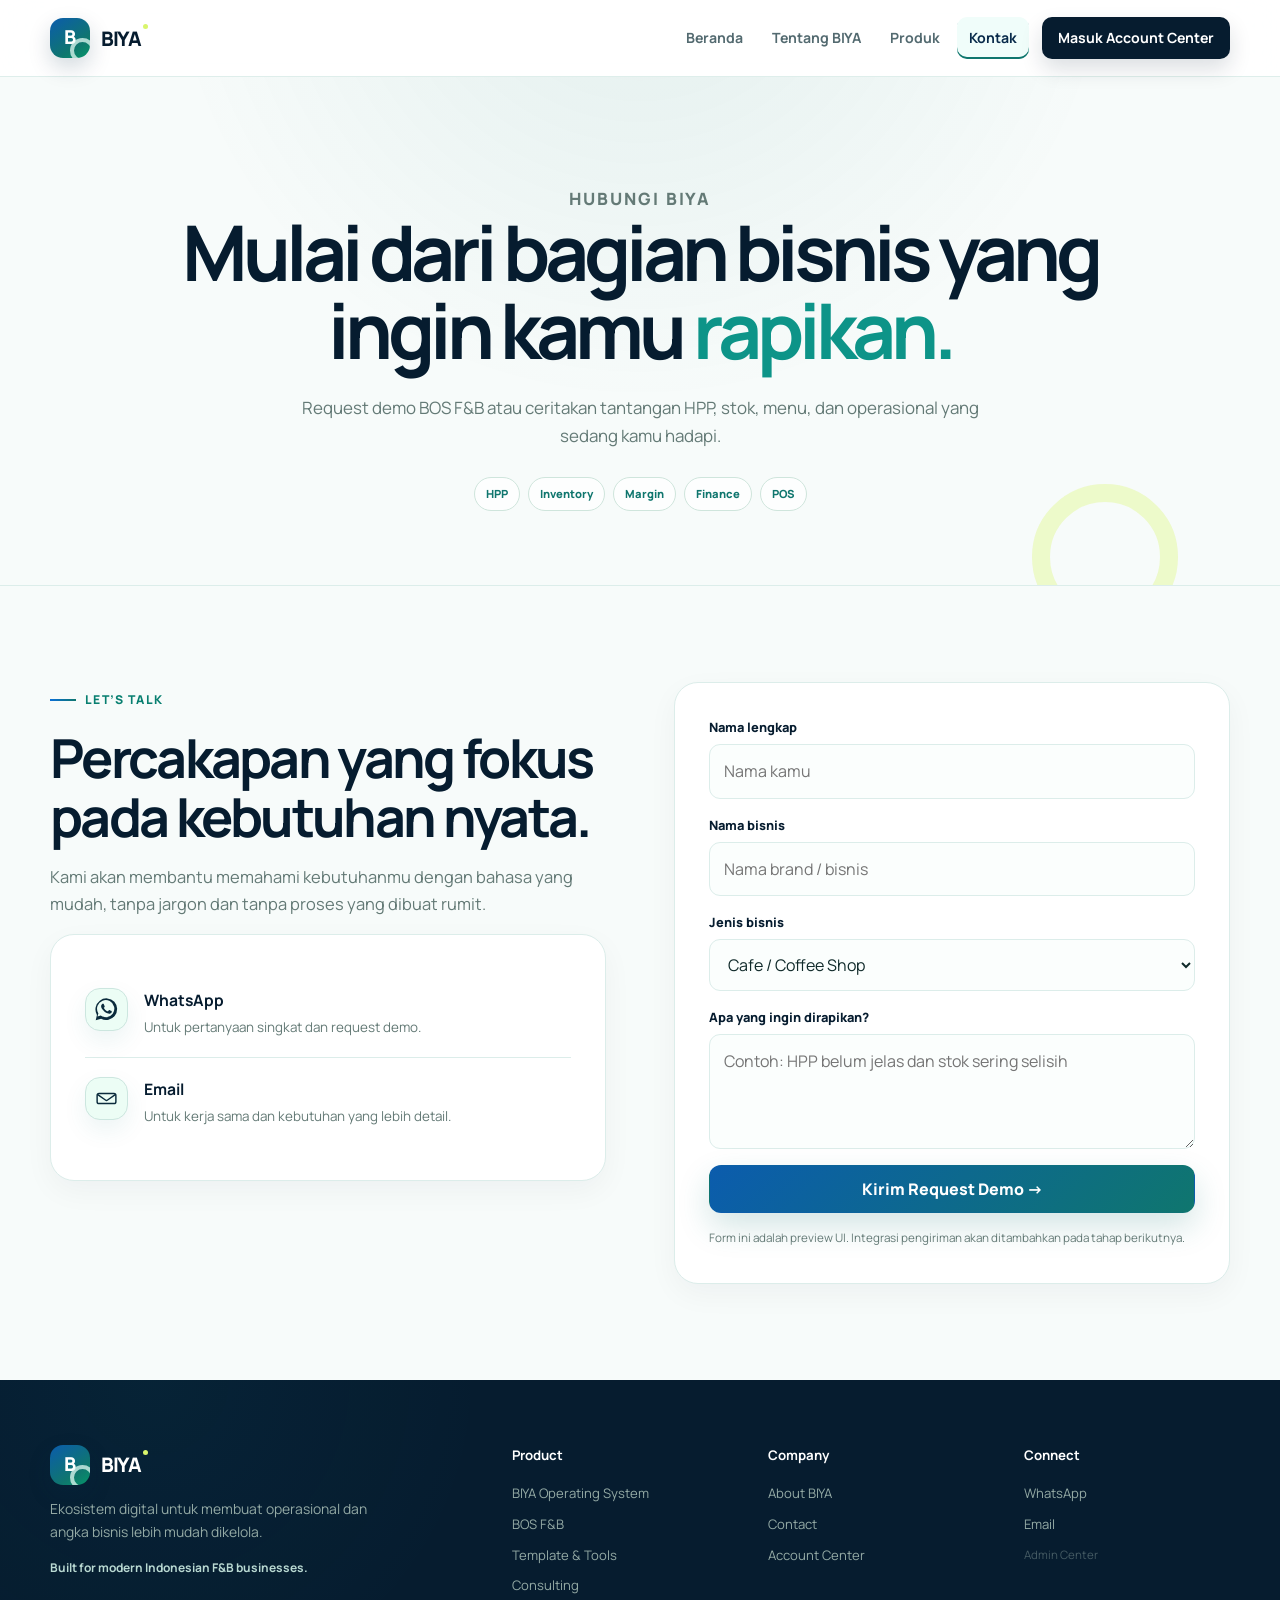
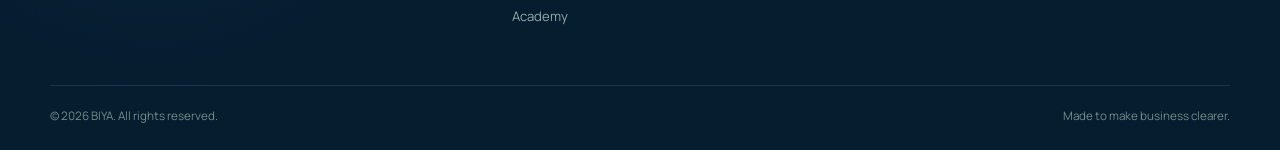
<file: contact.html>
<!doctype html>
<html lang="id">
<head><meta charset="utf-8"><meta name="viewport" content="width=device-width,initial-scale=1"><title>Contact BIYA — Request Demo BOS F&amp;B</title><meta name="description" content="Request demo BOS F&B atau ceritakan bagian operasional bisnis kuliner yang ingin kamu rapikan."><meta property="og:title" content="Contact BIYA — Request Demo BOS F&B"><meta property="og:description" content="Mulai percakapan tentang HPP, stok, menu, dan operasional bisnis kamu."><meta property="og:type" content="website"><link rel="stylesheet" href="assets/css/style.css"><script defer src="assets/js/main.js"></script></head>
<body>
  <header class="site-header"><nav class="nav container" aria-label="Navigasi utama"><a class="logo" href="index.html" aria-label="BIYA Home"><span class="logo-mark">B</span><span class="logo-word">BIYA</span></a><button class="menu-toggle" type="button" aria-label="Buka menu" aria-expanded="false">☰</button><div class="nav-links" data-nav="main" data-nav-context="page"></div></nav></header>
  <main>
    <section class="page-hero"><div class="container"><p class="eyebrow">Hubungi BIYA</p><h1>Mulai dari bagian bisnis yang ingin kamu <span class="accent-text">rapikan.</span></h1><p>Request demo BOS F&amp;B atau ceritakan tantangan HPP, stok, menu, dan operasional yang sedang kamu hadapi.</p><div class="module-chips"><span>HPP</span><span>Inventory</span><span>Margin</span><span>Finance</span><span>POS</span></div></div></section>
    <section class="section"><div class="container contact-grid">
      <div><p class="eyebrow">Let’s talk</p><h2 class="section-title">Percakapan yang fokus pada kebutuhan nyata.</h2><p class="section-copy">Kami akan membantu memahami kebutuhanmu dengan bahasa yang mudah, tanpa jargon dan tanpa proses yang dibuat rumit.</p><div class="contact-card"><!-- TODO: Replace placeholder contact links --><a class="contact-method" href="#TODO-WHATSAPP-LINK"><div class="card-icon contact-icon contact-icon-whatsapp" aria-hidden="true"><svg viewBox="0 0 32 32" role="img" focusable="false"><path d="M26.07 5.93A14.18 14.18 0 0 0 3.75 23.04L2.2 29.8l6.9-1.82A14.18 14.18 0 0 0 26.07 5.93Zm-10.05 20.1c-2.43 0-4.8-.66-6.88-1.9l-.5-.3-4.1 1.08 1.09-4-.33-.52A11.05 11.05 0 1 1 16.02 26.03Zm6.06-8.28c-.34-.17-2-.98-2.3-1.1-.31-.11-.54-.16-.76.17-.22.34-.87 1.1-1.06 1.32-.2.23-.4.26-.73.09-.34-.17-1.42-.52-2.7-1.67-1-.9-1.68-2-1.88-2.33-.2-.34-.02-.52.15-.69.15-.15.34-.4.5-.58.17-.2.23-.34.34-.56.12-.23.06-.42-.03-.59-.08-.17-.76-1.83-1.04-2.5-.27-.66-.55-.56-.76-.57h-.65c-.23 0-.59.08-.9.42-.3.34-1.17 1.15-1.17 2.8 0 1.65 1.2 3.25 1.37 3.47.17.22 2.36 3.6 5.72 5.05.8.35 1.42.55 1.9.7.8.26 1.53.22 2.11.14.65-.1 2-.82 2.28-1.6.28-.79.28-1.46.2-1.6-.09-.14-.31-.22-.65-.39Z"/></svg></div><div><h3>WhatsApp</h3><p>Untuk pertanyaan singkat dan request demo.</p></div></a><a class="contact-method" href="#TODO-EMAIL"><div class="card-icon contact-icon contact-icon-email" aria-hidden="true"><svg viewBox="0 0 32 32" role="img" focusable="false"><path d="M6.5 9.5h19a2.5 2.5 0 0 1 2.5 2.5v8a2.5 2.5 0 0 1-2.5 2.5h-19A2.5 2.5 0 0 1 4 20v-8a2.5 2.5 0 0 1 2.5-2.5Z"/><path d="m5.25 11.3 9.37 6.65a2.42 2.42 0 0 0 2.76 0l9.37-6.65"/></svg></div><div><h3>Email</h3><p>Untuk kerja sama dan kebutuhan yang lebih detail.</p></div></a></div></div>
      <div class="contact-card reveal"><form class="form" id="demo-form"><div class="field"><label for="name">Nama lengkap</label><input id="name" name="name" required placeholder="Nama kamu"></div><div class="field"><label for="business">Nama bisnis</label><input id="business" name="business" required placeholder="Nama brand / bisnis"></div><div class="field"><label for="type">Jenis bisnis</label><select id="type" name="type"><option>Cafe / Coffee Shop</option><option>Restaurant</option><option>Cloud Kitchen</option><option>Catering</option><option>F&amp;B Brand</option><option>Lainnya</option></select></div><div class="field"><label for="message">Apa yang ingin dirapikan?</label><textarea id="message" name="message" placeholder="Contoh: HPP belum jelas dan stok sering selisih"></textarea></div><button class="btn btn-primary" type="submit">Kirim Request Demo →</button><p class="form-note">Form ini adalah preview UI. Integrasi pengiriman akan ditambahkan pada tahap berikutnya.</p></form></div>
    </div></section>
  </main>
  <footer class="site-footer"><div class="container"><div class="footer-grid"><div class="footer-brand"><a class="logo" href="index.html"><span class="logo-mark">B</span><span class="logo-word">BIYA</span></a><p>Ekosistem digital untuk membuat operasional dan angka bisnis lebih mudah dikelola.</p><p class="footer-tagline">Built for modern Indonesian F&amp;B businesses.</p></div><div class="footer-col"><h3>Product</h3><a href="products.html#bos">BIYA Operating System</a><a href="bos-fnb.html">BOS F&amp;B</a><a href="products.html#tools">Template &amp; Tools</a><a href="products.html#consulting">Consulting</a><a href="products.html#academy">Academy</a></div><div class="footer-col"><h3>Company</h3><a href="about.html">About BIYA</a><a href="contact.html">Contact</a><!-- TODO: Replace with final Account Center URL --><a href="#TODO-ACCOUNT-CENTER-LINK">Account Center</a></div><div class="footer-col"><h3>Connect</h3><!-- TODO: Replace placeholder contact links --><a href="#TODO-WHATSAPP-LINK">WhatsApp</a><a href="#TODO-EMAIL">Email</a><span class="admin-link">Admin Center</span></div></div><div class="footer-bottom"><span>© 2026 BIYA. All rights reserved.</span><span>Made to make business clearer.</span></div></div></footer>
</body>
</html>
</file>
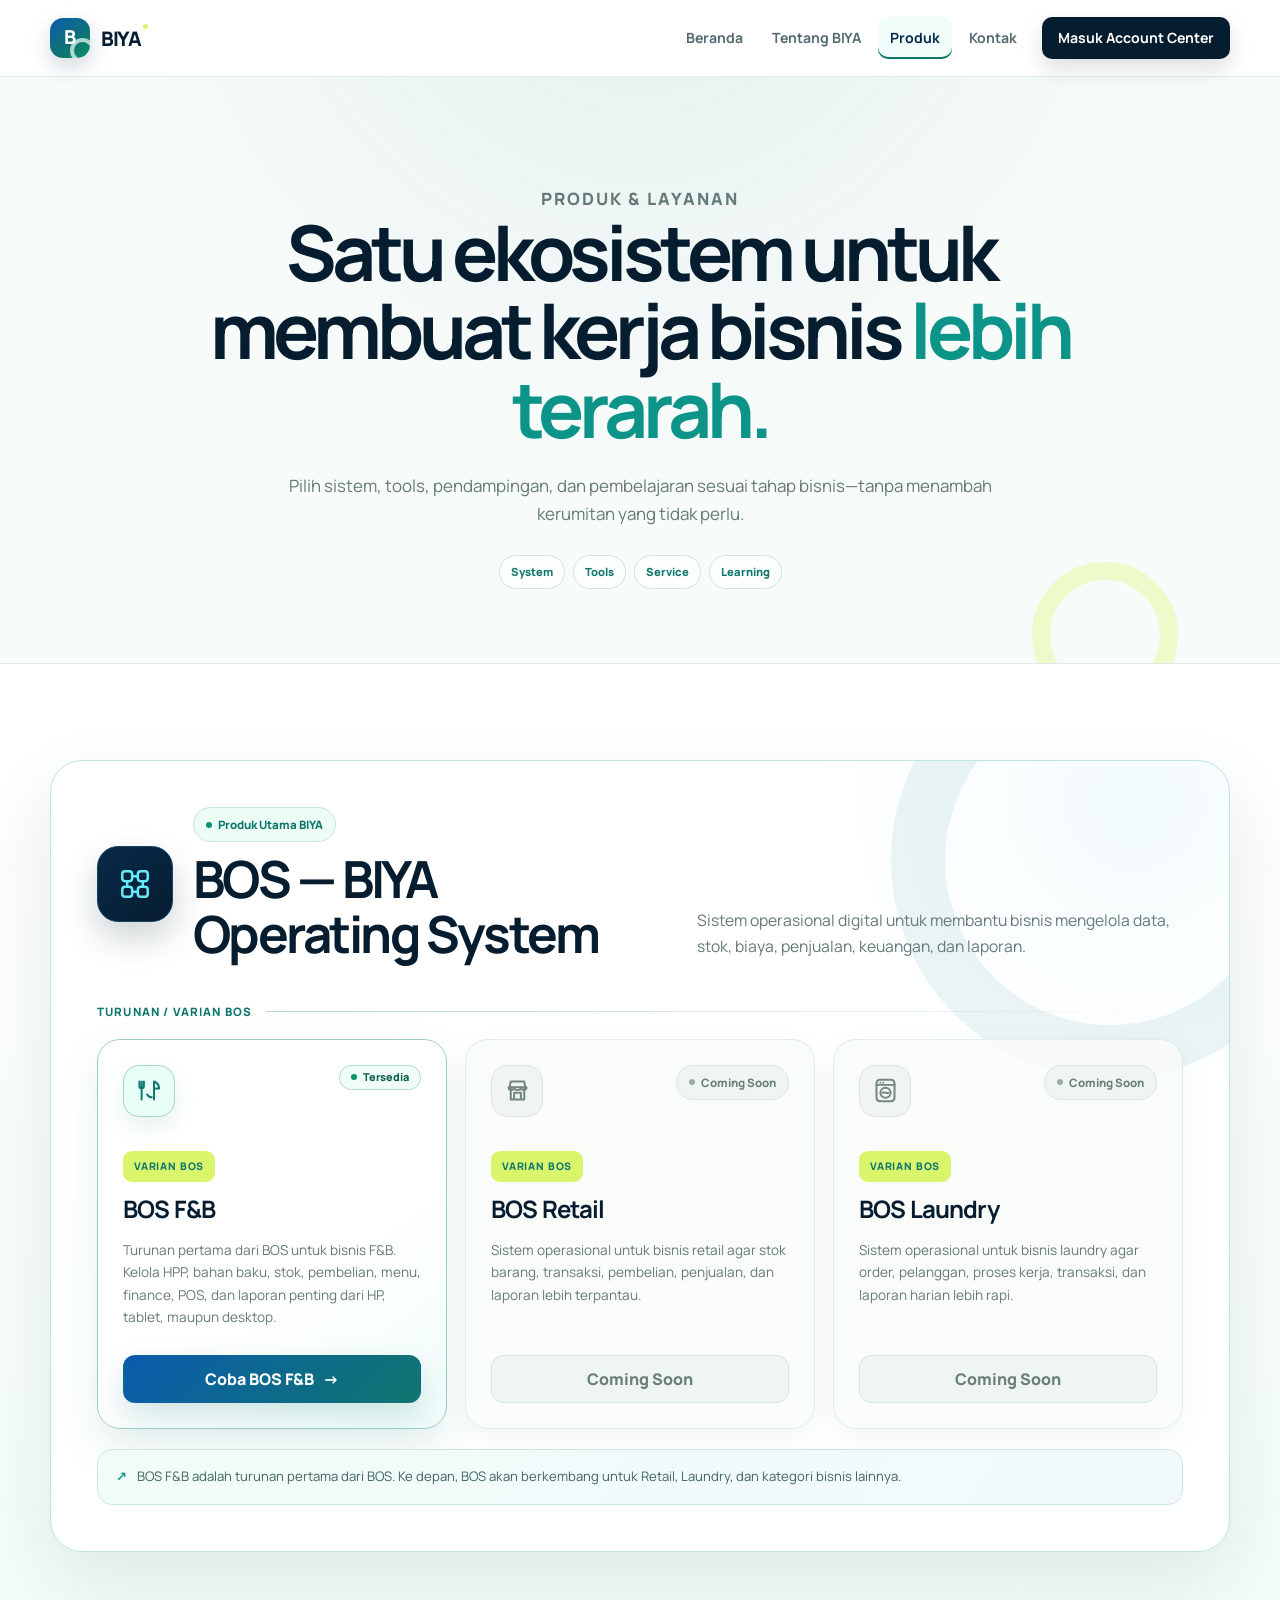
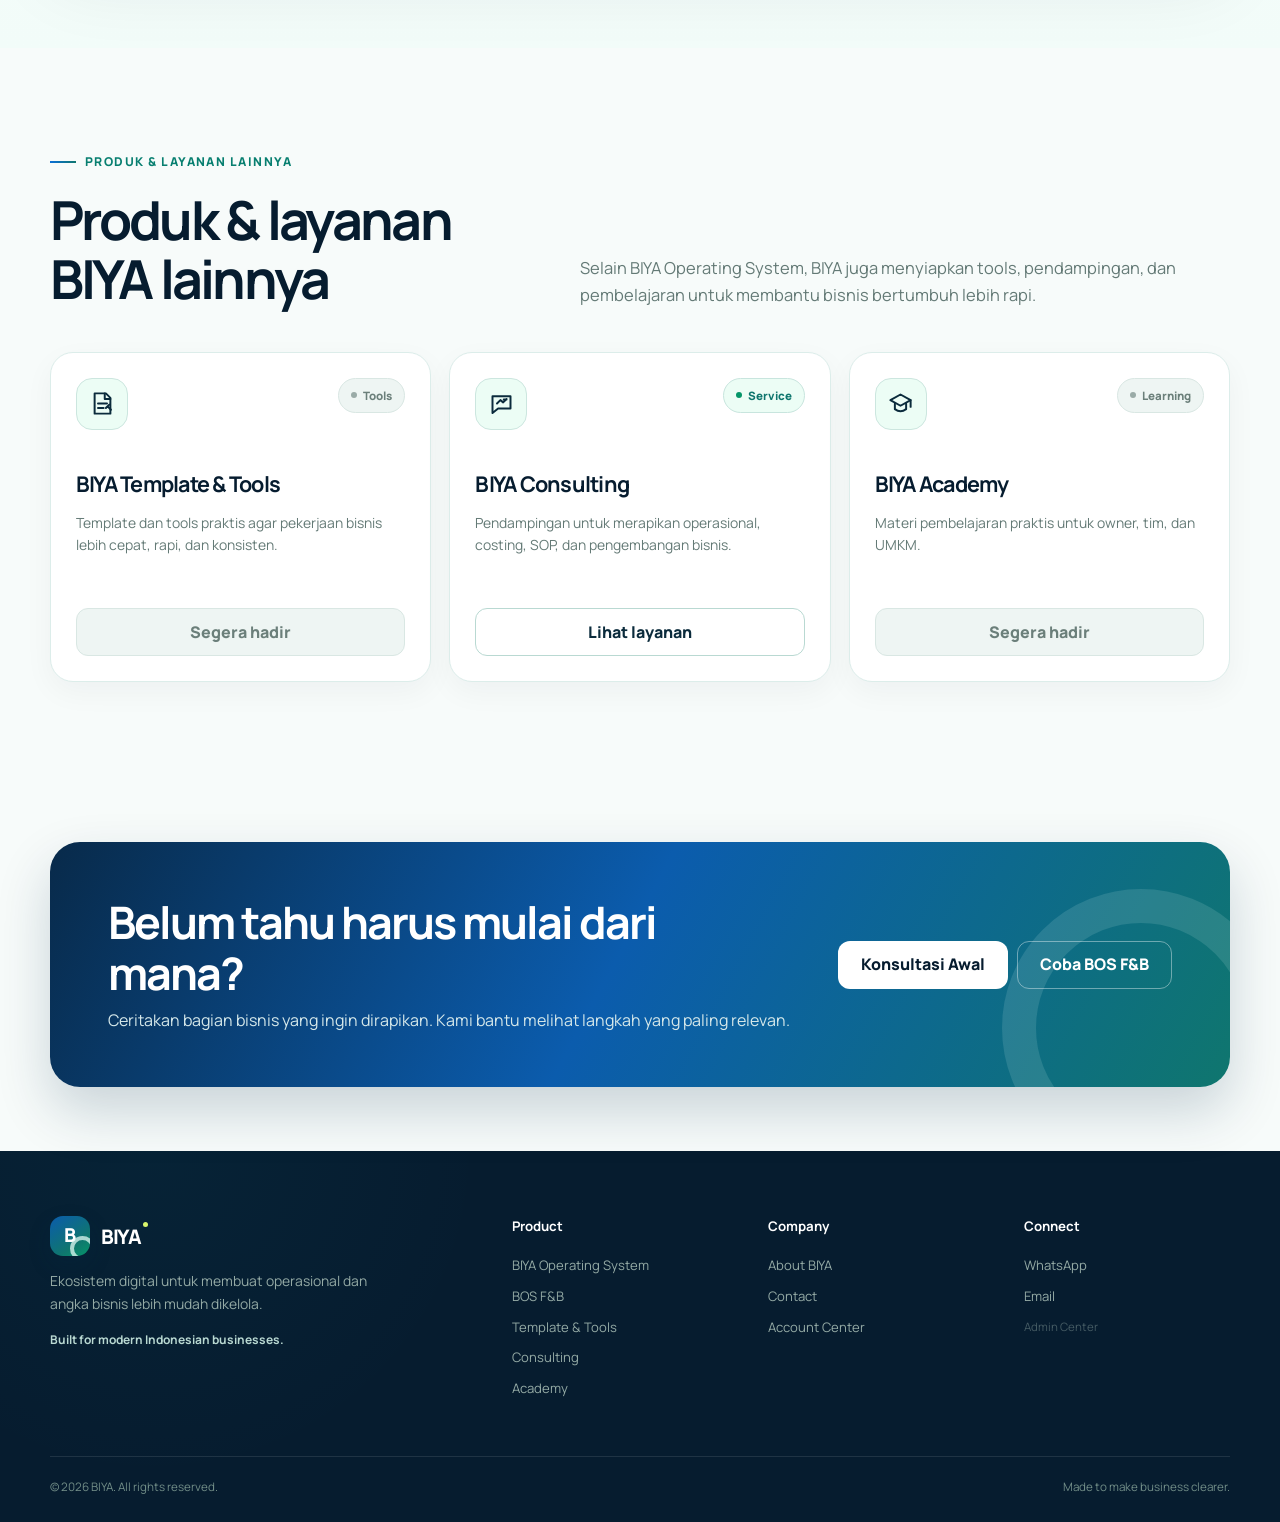
<file: products.html>
<!doctype html>
<html lang="id">
<head>
  <meta charset="utf-8">
  <meta name="viewport" content="width=device-width,initial-scale=1">
  <title>Produk BIYA — Ekosistem untuk Operasional Bisnis</title>
  <meta name="description" content="Jelajahi BIYA Operating System, Template & Tools, Consulting, dan Academy untuk membantu bisnis bekerja lebih rapi.">
  <meta property="og:title" content="Produk BIYA — Ekosistem untuk Operasional Bisnis">
  <meta property="og:description" content="Sistem, tools, layanan, dan pembelajaran praktis dari BIYA.">
  <meta property="og:type" content="website">
  <link rel="stylesheet" href="assets/css/style.css">
  <script defer src="assets/js/main.js"></script>
</head>
<body>
  <header class="site-header">
    <nav class="nav container" aria-label="Navigasi utama">
      <a class="logo" href="index.html" aria-label="BIYA Home"><span class="logo-mark">B</span><span class="logo-word">BIYA</span></a>
      <button class="menu-toggle" type="button" aria-label="Buka menu" aria-expanded="false">☰</button>
      <div class="nav-links" data-nav="main" data-nav-context="page"></div>
    </nav>
  </header>

  <main>
    <section class="page-hero">
      <div class="container">
        <p class="eyebrow">Produk &amp; layanan</p>
        <h1>Satu ekosistem untuk membuat kerja bisnis <span class="accent-text">lebih terarah.</span></h1>
        <p>Pilih sistem, tools, pendampingan, dan pembelajaran sesuai tahap bisnis—tanpa menambah kerumitan yang tidak perlu.</p>
        <div class="module-chips"><span>System</span><span>Tools</span><span>Service</span><span>Learning</span></div>
      </div>
    </section>

    <section class="section bos-section" id="bos">
      <div class="container">
        <div class="bos-parent reveal">
          <div class="bos-parent-head">
            <div class="bos-title-group">
              <div class="card-icon bos-parent-icon" aria-label="BIYA Operating System"><svg viewBox="0 0 24 24" aria-hidden="true"><rect x="3" y="3" width="7" height="7" rx="2"/><rect x="14" y="3" width="7" height="7" rx="2"/><rect x="3" y="14" width="7" height="7" rx="2"/><rect x="14" y="14" width="7" height="7" rx="2"/><path d="M10 6.5h4M6.5 10v4M17.5 10v4M10 17.5h4"/></svg></div>
              <div>
                <span class="badge">Produk Utama BIYA</span>
                <h2>BOS — BIYA Operating System</h2>
              </div>
            </div>
            <p>Sistem operasional digital untuk membantu bisnis mengelola data, stok, biaya, penjualan, keuangan, dan laporan.</p>
          </div>

          <div class="bos-family-label"><span>Turunan / varian BOS</span></div>

          <div class="bos-product-grid">
            <article class="bos-product-card is-active" id="bos-fnb">
              <div class="bos-card-top">
                <div class="card-icon"><svg viewBox="0 0 24 24" aria-hidden="true"><path d="M5 4v7M3 4v4a2 2 0 0 0 4 0V4M5 11v9M16 4v16M16 4c3 1.2 4.5 3.3 4.5 6.2H16"/><path d="M10 15.5c.8 1.6 2.4 2.5 4 2.5"/></svg></div>
                <span class="status-badge">Tersedia</span>
              </div>
              <div>
                <p class="product-kicker">Varian BOS</p>
                <h3>BOS F&amp;B</h3>
                <p>Turunan pertama dari BOS untuk bisnis F&amp;B. Kelola HPP, bahan baku, stok, pembelian, menu, finance, POS, dan laporan penting dari HP, tablet, maupun desktop.</p>
              </div>
              <a class="btn btn-primary" href="bos-fnb.html">Coba BOS F&amp;B <span aria-hidden="true">→</span></a>
            </article>

            <article class="bos-product-card is-coming" id="bos-retail">
              <div class="bos-card-top">
                <div class="card-icon"><svg viewBox="0 0 24 24" aria-hidden="true"><path d="M5 9h14l-1-5H6L5 9Z"/><path d="M6 9v11h12V9M9 20v-6h6v6M4 9c0 1.5 1 2.5 2.5 2.5S9 10.5 9 9c0 1.5 1 2.5 3 2.5s3-1 3-2.5c0 1.5 1 2.5 2.5 2.5S20 10.5 20 9"/></svg></div>
                <span class="badge soon">Coming Soon</span>
              </div>
              <div>
                <p class="product-kicker">Varian BOS</p>
                <h3>BOS Retail</h3>
                <p>Sistem operasional untuk bisnis retail agar stok barang, transaksi, pembelian, penjualan, dan laporan lebih terpantau.</p>
              </div>
              <span class="btn btn-disabled" aria-disabled="true">Coming Soon</span>
            </article>

            <article class="bos-product-card is-coming" id="bos-laundry">
              <div class="bos-card-top">
                <div class="card-icon"><svg viewBox="0 0 24 24" aria-hidden="true"><rect x="4" y="2.5" width="16" height="19" rx="3"/><path d="M4 7h16"/><circle cx="12" cy="14" r="4.5"/><path d="M9.5 14c1.2-1.1 2.6 1.1 5 0M7.5 5h.01M10 5h.01"/></svg></div>
                <span class="badge soon">Coming Soon</span>
              </div>
              <div>
                <p class="product-kicker">Varian BOS</p>
                <h3>BOS Laundry</h3>
                <p>Sistem operasional untuk bisnis laundry agar order, pelanggan, proses kerja, transaksi, dan laporan harian lebih rapi.</p>
              </div>
              <span class="btn btn-disabled" aria-disabled="true">Coming Soon</span>
            </article>
          </div>

          <p class="bos-note"><span aria-hidden="true">↗</span> BOS F&amp;B adalah turunan pertama dari BOS. Ke depan, BOS akan berkembang untuk Retail, Laundry, dan kategori bisnis lainnya.</p>
        </div>
      </div>
    </section>

    <section class="section other-products">
      <div class="container">
        <div class="section-head">
          <div><p class="eyebrow">Produk &amp; layanan lainnya</p><h2 class="section-title">Produk &amp; layanan BIYA lainnya</h2></div>
          <p class="section-copy">Selain BIYA Operating System, BIYA juga menyiapkan tools, pendampingan, dan pembelajaran untuk membantu bisnis bertumbuh lebih rapi.</p>
        </div>
        <div class="other-product-grid">
          <article class="other-product-card reveal" id="tools"><div class="card-top"><div class="card-icon"><svg viewBox="0 0 24 24" aria-hidden="true"><path d="M5 3h10l4 4v14H5V3Z"/><path d="M14 3v5h5M8 12h8M8 16h5"/><path d="m16.5 14.5 3 3M18 13l-3 3"/></svg></div><span class="badge soon">Tools</span></div><h3>BIYA Template &amp; Tools</h3><p>Template dan tools praktis agar pekerjaan bisnis lebih cepat, rapi, dan konsisten.</p><span class="btn btn-disabled" aria-disabled="true">Segera hadir</span></article>
          <article class="other-product-card reveal" id="consulting"><div class="card-top"><div class="card-icon"><svg viewBox="0 0 24 24" aria-hidden="true"><path d="M4 5.5h16v11H9l-5 4v-15Z"/><path d="M8 12l3-3 2.5 2 3-3M16.5 8.5H14"/></svg></div><span class="badge">Service</span></div><h3>BIYA Consulting</h3><p>Pendampingan untuk merapikan operasional, costing, SOP, dan pengembangan bisnis.</p><a class="btn btn-outline" href="contact.html">Lihat layanan</a></article>
          <article class="other-product-card reveal" id="academy"><div class="card-top"><div class="card-icon"><svg viewBox="0 0 24 24" aria-hidden="true"><path d="m3 9 9-5 9 5-9 5-9-5Z"/><path d="M7 12v5c3 2.3 7 2.3 10 0v-5M21 9v6"/></svg></div><span class="badge soon">Learning</span></div><h3>BIYA Academy</h3><p>Materi pembelajaran praktis untuk owner, tim, dan UMKM.</p><span class="btn btn-disabled" aria-disabled="true">Segera hadir</span></article>
        </div>
      </div>
    </section>

    <section class="section-sm">
      <div class="container">
        <div class="cta-box">
          <div><h2>Belum tahu harus mulai dari mana?</h2><p>Ceritakan bagian bisnis yang ingin dirapikan. Kami bantu melihat langkah yang paling relevan.</p></div>
          <div class="cta-actions">
            <a class="btn" href="contact.html">Konsultasi Awal</a>
            <!-- TODO: Replace with final BOS F&B app URL -->
            <a class="btn btn-ghost" href="#TODO-BOS-FNB-LINK">Coba BOS F&amp;B</a>
          </div>
        </div>
      </div>
    </section>
  </main>

  <footer class="site-footer">
    <div class="container">
      <div class="footer-grid">
        <div class="footer-brand">
          <a class="logo" href="index.html"><span class="logo-mark">B</span><span class="logo-word">BIYA</span></a>
          <p>Ekosistem digital untuk membuat operasional dan angka bisnis lebih mudah dikelola.</p>
          <p class="footer-tagline">Built for modern Indonesian businesses.</p>
        </div>
        <div class="footer-col"><h3>Product</h3><a href="#bos">BIYA Operating System</a><a href="bos-fnb.html">BOS F&amp;B</a><a href="#tools">Template &amp; Tools</a><a href="#consulting">Consulting</a><a href="#academy">Academy</a></div>
        <div class="footer-col"><h3>Company</h3><a href="about.html">About BIYA</a><a href="contact.html">Contact</a><!-- TODO: Replace with final Account Center URL --><a href="#TODO-ACCOUNT-CENTER-LINK">Account Center</a></div>
        <div class="footer-col"><h3>Connect</h3><!-- TODO: Replace placeholder contact links --><a href="#TODO-WHATSAPP-LINK">WhatsApp</a><a href="#TODO-EMAIL">Email</a><span class="admin-link">Admin Center</span></div>
      </div>
      <div class="footer-bottom"><span>© 2026 BIYA. All rights reserved.</span><span>Made to make business clearer.</span></div>
    </div>
  </footer>
</body>
</html>
</file>
<file: assets/css/style.css>
@import url('https://fonts.googleapis.com/css2?family=Manrope:wght@400;500;600;700;800&display=swap');

:root {
  --navy: #0b292b;
  --navy-soft: #123b3a;
  --green: #0b9b76;
  --green-dark: #08775e;
  --mint: #e2f7ee;
  --mint-soft: #f1faf5;
  --lime: #d9f56c;
  --cream: #f8faf6;
  --white: #fff;
  --ink: #153331;
  --muted: #617773;
  --line: #dbe8e2;
  --shadow: 0 24px 70px rgba(11, 41, 43, .11);
  --radius: 24px;
  --container: 1180px;
}

* { box-sizing: border-box; }
html { scroll-behavior: smooth; }
body { margin: 0; overflow-x: hidden; background: var(--cream); color: var(--ink); font-family: Manrope, Inter, system-ui, sans-serif; line-height: 1.65; }
a { color: inherit; text-decoration: none; }
button, input, textarea, select { font: inherit; }
button, a { -webkit-tap-highlight-color: transparent; }
img { max-width: 100%; }
.container { width: min(calc(100% - 40px), var(--container)); margin-inline: auto; }
.section { padding: 96px 0; }
.section-sm { padding: 64px 0; }
.surface-mint { background: var(--mint-soft); }
.eyebrow { display: inline-flex; align-items: center; gap: 9px; margin: 0 0 18px; color: var(--green-dark); font-size: .76rem; font-weight: 800; letter-spacing: .12em; text-transform: uppercase; }
.eyebrow::before { width: 26px; height: 2px; background: linear-gradient(90deg, var(--green), var(--lime)); content: ""; }
.section-title { max-width: 760px; margin: 0; font-size: clamp(2rem, 4.2vw, 3.6rem); line-height: 1.1; letter-spacing: -.05em; }
.section-copy { max-width: 650px; color: var(--muted); font-size: 1.03rem; }
.section-head { display: flex; align-items: end; justify-content: space-between; gap: 40px; margin-bottom: 44px; }
.section-head .section-copy { margin: 0; }
.accent-text { color: var(--green); }
.badge { display: inline-flex; align-items: center; gap: 6px; padding: 7px 12px; border: 1px solid #bce6d6; border-radius: 999px; background: var(--mint); color: var(--green-dark); font-size: .72rem; font-weight: 800; }
.badge::before { width: 6px; height: 6px; border-radius: 50%; background: var(--green); content: ""; }
.badge.soon { border-color: var(--line); background: #f3f6f4; color: #72837f; }
.badge.soon::before { background: #9aaba7; }
.btn { display: inline-flex; align-items: center; justify-content: center; gap: 9px; min-height: 51px; padding: 0 22px; border: 1px solid transparent; border-radius: 13px; font-weight: 800; transition: .25s ease; cursor: pointer; }
.btn:hover { transform: translateY(-2px); }
.btn-primary { background: var(--green); color: #fff; box-shadow: 0 13px 30px rgba(11, 155, 118, .23); }
.btn-primary:hover { background: var(--green-dark); }
.btn-dark { background: var(--navy); color: #fff; }
.btn-outline { border-color: var(--line); background: #fff; }
.btn-outline:hover { border-color: var(--green); color: var(--green-dark); }
.text-link { display: inline-flex; align-items: center; gap: 7px; color: var(--green-dark); font-weight: 800; }
.text-link::after { content: "→"; transition: .2s; }
.text-link:hover::after { transform: translateX(4px); }

.site-header { position: sticky; top: 0; z-index: 100; border-bottom: 1px solid rgba(219, 232, 226, .88); background: rgba(248, 250, 246, .88); backdrop-filter: blur(18px); }
.nav { display: flex; align-items: center; justify-content: space-between; height: 76px; }
.logo { display: inline-flex; align-items: center; gap: 11px; color: var(--navy); font-size: 1.25rem; font-weight: 800; letter-spacing: -.045em; }
.logo-word { position: relative; }
.logo-word::after { position: absolute; top: 2px; right: -7px; width: 5px; height: 5px; border-radius: 50%; background: var(--lime); content: ""; }
.logo-mark { position: relative; display: grid; place-items: center; width: 40px; height: 40px; overflow: hidden; border-radius: 13px; background: var(--navy); color: #fff; font-size: 1.2rem; font-weight: 800; box-shadow: 0 9px 22px rgba(11, 41, 43, .18); }
.logo-mark::after { position: absolute; right: -5px; bottom: -5px; width: 17px; height: 17px; border: 4px solid var(--lime); border-radius: 50%; content: ""; }
.nav-links { display: flex; align-items: center; gap: 5px; }
.nav-links > a { padding: 9px 12px; border-radius: 10px; color: #4f6763; font-size: .88rem; font-weight: 700; }
.nav-links > a:hover, .nav-links > a.active { background: var(--mint); color: var(--navy); }
.nav-links > a.active { box-shadow: inset 0 -2px var(--green); }
.nav-links .nav-cta { margin-left: 8px; padding-inline: 16px; background: var(--navy); color: #fff; }
.nav-links .nav-cta:hover { background: var(--green-dark); color: #fff; box-shadow: none; }
.menu-toggle { display: none; width: 44px; height: 44px; border: 1px solid var(--line); border-radius: 12px; background: #fff; color: var(--navy); font-size: 1.3rem; cursor: pointer; }

.hero { position: relative; padding: 82px 0 98px; overflow: hidden; background: radial-gradient(circle at 88% 10%, rgba(217, 245, 108, .27), transparent 25%), radial-gradient(circle at 74% 72%, rgba(11, 155, 118, .1), transparent 30%), var(--cream); }
.hero::before { position: absolute; top: 54px; left: -70px; width: 160px; height: 160px; border: 1px solid #d6e6df; border-radius: 50%; content: ""; }
.hero-grid { display: grid; grid-template-columns: 1.03fr .97fr; align-items: center; gap: 72px; }
.hero h1 { margin: 0; color: var(--navy); font-size: clamp(3.2rem, 6vw, 5.55rem); line-height: .98; letter-spacing: -.07em; }
.hero h1 span { color: var(--green); }
.hero-copy { max-width: 660px; margin: 27px 0; color: var(--muted); font-size: 1.08rem; }
.hero-actions { display: flex; flex-wrap: wrap; gap: 11px; }
.trust-row { display: flex; flex-wrap: wrap; gap: 20px; margin-top: 35px; color: #536c67; font-size: .82rem; font-weight: 700; }
.trust-row span::before { margin-right: 7px; color: var(--green); content: "✓"; }
.module-chips { display: flex; flex-wrap: wrap; gap: 8px; }
.module-chips span { padding: 7px 11px; border: 1px solid #cfe5dc; border-radius: 999px; background: rgba(255, 255, 255, .78); color: var(--green-dark); font-size: .7rem; font-weight: 800; }
.hero .module-chips { margin: 0 0 24px; }
.hero-visual { position: relative; min-height: 525px; }
.dashboard-shell { position: absolute; inset: 16px 0 12px 24px; padding: 22px; border: 1px solid #d0e3da; border-radius: 30px; background: rgba(255, 255, 255, .92); box-shadow: var(--shadow); transform: rotate(1deg); }
.dashboard-top { display: flex; align-items: center; justify-content: space-between; padding-bottom: 16px; border-bottom: 1px solid var(--line); }
.dashboard-brand { display: flex; align-items: center; gap: 9px; font-size: .79rem; font-weight: 800; }
.dashboard-brand i { width: 9px; height: 9px; border-radius: 3px; background: var(--green); box-shadow: 5px 5px 0 var(--lime); }
.status-live { display: flex; align-items: center; gap: 6px; color: #70837f; font-size: .68rem; font-weight: 700; }
.status-live::before { width: 7px; height: 7px; border-radius: 50%; background: #42c893; box-shadow: 0 0 0 4px #e0f7ed; content: ""; }
.metric-grid { display: grid; grid-template-columns: repeat(2, 1fr); gap: 12px; margin-top: 16px; }
.metric { padding: 16px; border: 1px solid #e1ebe6; border-radius: 17px; background: #f7faf8; }
.metric.highlight { border-color: var(--navy); background: var(--navy); color: #fff; }
.metric span { display: block; color: #7b8e8a; font-size: .68rem; font-weight: 700; }
.metric.highlight span { color: #aac1bc; }
.metric strong { display: block; margin-top: 4px; font-size: 1.25rem; letter-spacing: -.03em; }
.metric small { color: var(--green); font-size: .66rem; font-weight: 800; }
.metric.highlight small { color: var(--lime); }
.dashboard-detail { display: grid; grid-template-columns: 1.15fr .85fr; gap: 12px; margin-top: 12px; }
.cost-chart, .stock-card { padding: 15px; border: 1px solid var(--line); border-radius: 17px; background: #fff; }
.mini-label { display: flex; align-items: center; justify-content: space-between; color: #768985; font-size: .66rem; font-weight: 700; }
.mini-label b { color: var(--ink); font-size: .72rem; }
.bars { display: flex; align-items: end; gap: 6px; height: 73px; margin-top: 9px; }
.bars i { flex: 1; border-radius: 5px 5px 2px 2px; background: #caeadf; }
.bars i:nth-child(1) { height: 42%; }
.bars i:nth-child(2) { height: 65%; }
.bars i:nth-child(3) { height: 54%; }
.bars i:nth-child(4) { height: 88%; background: var(--green); }
.bars i:nth-child(5) { height: 72%; }
.stock-card ul { display: grid; gap: 8px; margin: 12px 0 0; padding: 0; list-style: none; }
.stock-card li { display: flex; align-items: center; justify-content: space-between; color: #607570; font-size: .67rem; }
.stock-card li::before { width: 7px; height: 7px; margin-right: 6px; border-radius: 50%; background: #f0ad4e; content: ""; }
.stock-card li span { margin-left: auto; color: #b56d24; font-weight: 800; }
.floating-card { position: absolute; z-index: 2; padding: 13px 16px; border: 1px solid var(--line); border-radius: 15px; background: #fff; box-shadow: 0 16px 35px rgba(11, 41, 43, .13); font-size: .72rem; font-weight: 800; }
.floating-card.one { top: 0; right: -14px; }
.floating-card.two { bottom: 0; left: -10px; }
.floating-card b { display: block; color: var(--green-dark); font-size: .92rem; }

.logo-strip { padding: 21px 0; border-block: 1px solid var(--line); background: #fff; }
.logo-strip .container { display: flex; flex-wrap: wrap; justify-content: center; gap: 31px; color: #758681; font-size: .76rem; font-weight: 800; letter-spacing: .04em; }
.logo-strip span { display: flex; align-items: center; gap: 8px; }
.logo-strip span::before { width: 5px; height: 5px; border-radius: 50%; background: var(--lime); content: ""; }
.card-grid { display: grid; grid-template-columns: repeat(4, 1fr); gap: 18px; }
.product-card { position: relative; display: flex; flex-direction: column; min-height: 325px; padding: 25px; overflow: hidden; border: 1px solid var(--line); border-radius: var(--radius); background: #fff; box-shadow: 0 10px 30px rgba(11, 41, 43, .045); transition: .25s; }
.product-card::after { position: absolute; right: -28px; bottom: -35px; width: 100px; height: 100px; border: 18px solid var(--mint); border-radius: 50%; content: ""; }
.product-card:hover { transform: translateY(-6px); border-color: #acd8c8; box-shadow: var(--shadow); }
.card-top { display: flex; align-items: start; justify-content: space-between; gap: 12px; }
.card-icon { display: grid; place-items: center; width: 52px; height: 52px; flex-shrink: 0; border: 1px solid #cbe8dc; border-radius: 16px; background: var(--mint); color: var(--green-dark); font-size: .76rem; font-weight: 800; letter-spacing: .04em; }
.product-card .card-icon { margin-bottom: 38px; }
.product-card h3 { margin: 0 0 10px; font-size: 1.2rem; line-height: 1.3; }
.product-card p { margin: 0 0 24px; color: var(--muted); font-size: .87rem; }
.product-card .text-link { z-index: 1; margin-top: auto; font-size: .85rem; }

.dark-section { position: relative; overflow: hidden; background: var(--navy); color: #fff; }
.dark-section::before { position: absolute; top: -210px; right: -140px; width: 510px; height: 510px; border: 1px solid rgba(217, 245, 108, .16); border-radius: 50%; box-shadow: 0 0 0 70px rgba(11, 155, 118, .05); content: ""; }
.dark-section .eyebrow { color: var(--lime); }
.dark-section .section-copy { color: #abc0bb; }
.split { display: grid; grid-template-columns: .93fr 1.07fr; align-items: center; gap: 75px; }
.module-pills { display: flex; flex-wrap: wrap; gap: 9px; margin: 28px 0 30px; }
.module-pills span { padding: 8px 13px; border: 1px solid rgba(255, 255, 255, .14); border-radius: 999px; background: rgba(255, 255, 255, .065); color: #d8e9e4; font-size: .77rem; font-weight: 700; }
.module-pills span:first-child { border-color: rgba(217, 245, 108, .42); color: var(--lime); }
.feature-panel { position: relative; z-index: 2; padding: 20px; border: 1px solid rgba(255, 255, 255, .12); border-radius: 28px; background: #fff; color: var(--ink); box-shadow: 0 28px 80px rgba(0, 0, 0, .23); }
.panel-label { display: flex; justify-content: space-between; padding: 6px 8px 15px; color: #7c8d89; font-size: .68rem; font-weight: 800; text-transform: uppercase; letter-spacing: .08em; }
.panel-label span:last-child { color: var(--green); }
.feature-row { display: flex; align-items: center; gap: 15px; padding: 15px 9px; border-top: 1px solid var(--line); }
.feature-row i { display: grid; place-items: center; width: 42px; height: 42px; flex-shrink: 0; border-radius: 13px; background: var(--mint); color: var(--green-dark); font-style: normal; font-size: .72rem; font-weight: 900; }
.feature-row strong, .feature-row small { display: block; }
.feature-row small { color: var(--muted); }
.feature-row em { margin-left: auto; padding: 5px 8px; border-radius: 999px; background: #f1f7f4; color: var(--green-dark); font-size: .64rem; font-style: normal; font-weight: 800; }
.why-grid { display: grid; grid-template-columns: .82fr 1.18fr; gap: 68px; }
.why-list { display: grid; grid-template-columns: 1fr 1fr; gap: 15px; }
.why-item { padding: 24px; border: 1px solid var(--line); border-radius: 20px; background: #fff; }
.why-item b { display: grid; place-items: center; width: 33px; height: 33px; margin-bottom: 28px; border-radius: 10px; background: var(--navy); color: var(--lime); }
.why-item h3 { margin: 0 0 7px; font-size: .98rem; }
.why-item p { margin: 0; color: var(--muted); font-size: .83rem; }
.cta-box { position: relative; display: flex; align-items: center; justify-content: space-between; gap: 30px; padding: 54px 58px; overflow: hidden; border-radius: 30px; background: linear-gradient(120deg, var(--green), #08736b); color: #fff; box-shadow: 0 25px 60px rgba(11, 155, 118, .22); }
.cta-box::after { position: absolute; right: -50px; bottom: -80px; width: 210px; height: 210px; border: 34px solid rgba(217, 245, 108, .14); border-radius: 50%; content: ""; }
.cta-box > * { position: relative; z-index: 1; }
.cta-box h2 { max-width: 670px; margin: 0 0 8px; font-size: clamp(1.8rem, 3.5vw, 2.8rem); line-height: 1.15; letter-spacing: -.045em; }
.cta-box p { margin: 0; color: #d8f2e8; }
.cta-actions { display: flex; flex-shrink: 0; flex-wrap: wrap; gap: 9px; }
.cta-box .btn { background: #fff; color: var(--navy); }
.cta-box .btn.btn-ghost { border-color: rgba(255, 255, 255, .36); background: transparent; color: #fff; }

.page-hero { position: relative; padding: 84px 0 74px; overflow: hidden; border-bottom: 1px solid var(--line); text-align: center; background: radial-gradient(circle at 50% -30%, rgba(11, 155, 118, .17), transparent 52%), var(--cream); }
.page-hero::after { position: absolute; right: 8%; bottom: -45px; width: 110px; height: 110px; border: 18px solid rgba(217, 245, 108, .34); border-radius: 50%; content: ""; }
.page-hero .eyebrow::before { display: none; }
.page-hero h1 { max-width: 920px; margin: 0 auto; color: var(--navy); font-size: clamp(2.8rem, 6vw, 5.15rem); line-height: 1.02; letter-spacing: -.065em; }
.page-hero p { max-width: 720px; margin: 24px auto 0; color: var(--muted); font-size: 1.06rem; }
.page-hero .module-chips { justify-content: center; margin-top: 27px; }
.page-hero .hero-actions { justify-content: center; margin-top: 28px; }
.story-grid, .contact-grid { display: grid; grid-template-columns: 1fr 1fr; align-items: start; gap: 68px; }
.story-card { padding: 38px; border-radius: 27px; background: var(--navy); color: #fff; box-shadow: var(--shadow); }
.story-card blockquote { margin: 0; font-size: 1.48rem; font-weight: 700; line-height: 1.5; }
.story-card p { color: #afc4bf; }
.founder-section { background: #fff; }
.founder-heading { max-width: 900px; margin-bottom: 46px; }
.founder-story { display: grid; grid-template-columns: minmax(280px, .72fr) minmax(0, 1.28fr); gap: 0; overflow: hidden; border: 1px solid #cfe1da; border-radius: 32px; background: var(--white); box-shadow: 0 26px 75px rgba(11, 41, 43, .1); }
.founder-profile { position: relative; display: flex; min-width: 0; flex-direction: column; justify-content: space-between; padding: 42px; overflow: hidden; background: radial-gradient(circle at 100% 0, rgba(217, 245, 108, .18), transparent 36%), var(--navy); color: #fff; }
.founder-profile::after { position: absolute; right: -82px; bottom: -95px; width: 220px; height: 220px; border: 34px solid rgba(217, 245, 108, .1); border-radius: 50%; content: ""; }
.founder-profile-top, .founder-identity, .founder-badges { position: relative; z-index: 1; }
.founder-profile-top { display: flex; align-items: flex-start; justify-content: space-between; gap: 18px; }
.founder-avatar { display: grid; width: 126px; height: 126px; flex-shrink: 0; place-items: center; border: 1px solid rgba(255, 255, 255, .2); border-radius: 32px; background: linear-gradient(145deg, var(--green), #0d5e58); box-shadow: 0 20px 45px rgba(0, 0, 0, .2); }
.founder-avatar span { color: #fff; font-size: 2.35rem; font-weight: 800; letter-spacing: -.07em; }
.founder-status { max-width: 120px; padding: 7px 10px; border: 1px solid rgba(217, 245, 108, .3); border-radius: 999px; color: var(--lime); font-size: .61rem; font-weight: 800; line-height: 1.35; text-align: center; text-transform: uppercase; letter-spacing: .05em; }
.founder-identity { margin-top: 68px; }
.founder-role { margin: 0 0 8px; color: var(--lime); font-size: .72rem; font-weight: 800; letter-spacing: .09em; text-transform: uppercase; }
.founder-identity h3 { margin: 0 0 15px; font-size: clamp(1.65rem, 3vw, 2.35rem); line-height: 1.12; letter-spacing: -.045em; }
.founder-expertise { margin: 0; color: #b5cbc6; font-size: .77rem; line-height: 1.75; }
.founder-expertise span { padding-inline: 3px; color: var(--lime); }
.founder-badges { display: flex; flex-wrap: wrap; gap: 7px; margin-top: 32px; }
.founder-badges span { padding: 7px 10px; border: 1px solid rgba(255, 255, 255, .13); border-radius: 999px; background: rgba(255, 255, 255, .06); color: #d6e7e3; font-size: .65rem; font-weight: 700; }
.founder-copy { min-width: 0; padding: 50px 54px; }
.founder-bio { display: grid; gap: 16px; }
.founder-bio p { margin: 0; color: #526b66; font-size: .95rem; }
.founder-quote { position: relative; margin: 34px 0 25px; padding: 27px 29px 25px; border: 1px solid #cce7dc; border-radius: 20px; background: var(--mint-soft); }
.founder-quote::before { position: absolute; top: -8px; left: 22px; color: var(--green); content: "“"; font-family: Georgia, serif; font-size: 4.2rem; line-height: 1; opacity: .2; }
.founder-quote blockquote { position: relative; margin: 0; color: var(--navy); font-size: 1.1rem; font-weight: 700; line-height: 1.65; }
.founder-quote figcaption { margin-top: 14px; color: var(--green-dark); font-size: .73rem; font-weight: 800; }
.founder-quote figcaption span { color: var(--muted); font-weight: 600; }
.founder-closing { margin: 0; color: var(--muted); font-size: .88rem; }
.founder-closing strong { color: var(--navy); }
.founder-actions { display: flex; align-items: center; flex-wrap: wrap; gap: 21px; margin-top: 28px; }
.founder-actions .text-link { font-size: .86rem; }
.mission-section { background: var(--mint-soft); }
.mission-head .section-title { max-width: 660px; }
.mission-grid { display: grid; grid-template-columns: repeat(4, minmax(0, 1fr)); gap: 15px; }
.mission-card { position: relative; min-width: 0; padding: 27px 24px; overflow: hidden; border: 1px solid #d2e5dd; border-radius: 21px; background: rgba(255, 255, 255, .86); }
.mission-card::after { position: absolute; top: 0; right: 0; width: 48px; height: 4px; border-radius: 0 0 0 5px; background: linear-gradient(90deg, var(--green), var(--lime)); content: ""; }
.mission-card > span { display: grid; width: 35px; height: 35px; place-items: center; border-radius: 11px; background: var(--navy); color: var(--lime); font-size: .68rem; font-weight: 900; }
.mission-card h3 { margin: 25px 0 8px; color: var(--navy); font-size: 1.02rem; line-height: 1.35; }
.mission-card p { margin: 0; color: var(--muted); font-size: .81rem; }
.value-grid { display: grid; grid-template-columns: repeat(3, 1fr); gap: 18px; }
.value-card { padding: 29px; border: 1px solid var(--line); border-radius: 22px; background: #fff; }
.value-card span { color: var(--green); font-size: 1.6rem; font-weight: 900; }
.value-card h3 { margin: 22px 0 7px; }
.value-card p { margin: 0; color: var(--muted); font-size: .87rem; }
.product-list { display: grid; gap: 20px; }
.product-wide { display: grid; grid-template-columns: 90px 1fr auto; align-items: center; gap: 27px; padding: 29px; border: 1px solid var(--line); border-radius: 24px; background: #fff; box-shadow: 0 10px 28px rgba(11, 41, 43, .04); }
.product-wide .card-icon { width: 70px; height: 70px; }
.product-wide h2 { margin: 7px 0; font-size: 1.45rem; }
.product-wide p { margin: 0; color: var(--muted); }
.bos-section { background: linear-gradient(180deg, #fff 0%, var(--mint-soft) 100%); }
.bos-parent { position: relative; padding: 46px; overflow: hidden; border: 1px solid #c8e3d8; border-radius: 32px; background: rgba(255, 255, 255, .82); box-shadow: 0 28px 75px rgba(11, 41, 43, .09); }
.bos-parent::before { position: absolute; top: -120px; right: -100px; width: 330px; height: 330px; border: 54px solid rgba(217, 245, 108, .19); border-radius: 50%; content: ""; pointer-events: none; }
.bos-parent-head { position: relative; z-index: 1; display: grid; grid-template-columns: 1fr .9fr; align-items: end; gap: 60px; }
.bos-title-group { display: flex; align-items: center; gap: 20px; }
.bos-parent-icon { width: 76px; height: 76px; border-color: var(--navy); border-radius: 21px; background: var(--navy); color: var(--lime); font-size: .9rem; box-shadow: 0 16px 34px rgba(11, 41, 43, .2); }
.bos-parent h2 { margin: 9px 0 0; color: var(--navy); font-size: clamp(2rem, 4vw, 3.35rem); line-height: 1.06; letter-spacing: -.05em; }
.bos-parent-head > p { margin: 0; color: var(--muted); font-size: .98rem; }
.bos-family-label { display: flex; align-items: center; gap: 14px; margin: 42px 0 18px; color: var(--green-dark); font-size: .72rem; font-weight: 800; letter-spacing: .1em; text-transform: uppercase; }
.bos-family-label::after { height: 1px; flex: 1; background: linear-gradient(90deg, #b9ddd0, transparent); content: ""; }
.bos-product-grid { position: relative; z-index: 1; display: grid; grid-template-columns: repeat(3, minmax(0, 1fr)); gap: 18px; }
.bos-product-card { display: flex; flex-direction: column; min-width: 0; min-height: 390px; padding: 25px; border: 1px solid var(--line); border-radius: 23px; background: #fff; box-shadow: 0 10px 28px rgba(11, 41, 43, .05); }
.bos-product-card.is-active { border-color: #87ccb6; background: linear-gradient(145deg, #fff 58%, #edfaf4); box-shadow: 0 18px 44px rgba(11, 155, 118, .13); }
.bos-product-card.is-coming { background: rgba(250, 252, 250, .86); }
.bos-card-top { display: flex; align-items: flex-start; justify-content: space-between; gap: 12px; margin-bottom: 34px; }
.bos-card-top .badge { max-width: calc(100% - 66px); text-align: center; }
.status-badge { display: inline-flex; align-items: center; gap: 6px; max-width: calc(100% - 66px); padding: 6px 11px; border: 1px solid rgba(11, 155, 118, .28); border-radius: 999px; background: rgba(229, 255, 246, .74); color: #0f5f50; font-size: .68rem; font-weight: 800; line-height: 1; white-space: nowrap; }
.status-badge::before { width: 6px; height: 6px; flex: 0 0 auto; border-radius: 50%; background: #0b9b76; content: ""; }
.bos-product-card.is-active .card-icon { border-color: var(--green); background: var(--green); color: #fff; box-shadow: 0 10px 22px rgba(11, 155, 118, .18); }
.bos-product-card.is-coming .card-icon { border-color: #dce5e1; background: #f0f4f2; color: #738580; }
.product-kicker { margin: 0 0 7px !important; color: var(--green-dark) !important; font-size: .65rem !important; font-weight: 800; letter-spacing: .08em; text-transform: uppercase; }
.bos-product-card h3 { margin: 0 0 10px; color: var(--navy); font-size: 1.5rem; letter-spacing: -.035em; }
.bos-product-card p { margin: 0; color: var(--muted); font-size: .85rem; }
.bos-product-card > .btn { width: 100%; margin-top: auto; }
.btn-disabled { border-color: #dfe7e3; background: #eef2f0; color: #84948f; cursor: default; }
.btn-disabled:hover { transform: none; }
.bos-note { position: relative; z-index: 1; display: flex; align-items: flex-start; gap: 10px; margin: 20px 0 0; padding: 16px 18px; border: 1px solid #c9e7da; border-radius: 15px; background: var(--mint); color: #41665e; font-size: .82rem; }
.bos-note span { color: var(--green); font-weight: 900; }
.other-products { background: var(--cream); }
.products-intro { margin-bottom: 44px; }
.other-products-block { padding-top: 88px; }
.other-product-grid { display: grid; grid-template-columns: repeat(3, minmax(0, 1fr)); gap: 18px; }
.other-product-card { display: flex; min-width: 0; min-height: 330px; flex-direction: column; padding: 25px; border: 1px solid var(--line); border-radius: 23px; background: #fff; box-shadow: 0 10px 28px rgba(11, 41, 43, .05); transition: .25s; }
.other-product-card:hover { transform: translateY(-5px); border-color: #add9c9; box-shadow: var(--shadow); }
.other-product-card .card-top { margin-bottom: 36px; }
.other-product-card h3 { margin: 0 0 10px; color: var(--navy); font-size: 1.35rem; letter-spacing: -.035em; }
.other-product-card p { margin: 0 0 24px; color: var(--muted); font-size: .87rem; }
.other-product-card > .btn { width: 100%; margin-top: auto; }
.module-grid { display: grid; grid-template-columns: repeat(3, 1fr); gap: 18px; }
.module-card { display: flex; flex-direction: column; min-height: 350px; padding: 25px; border: 1px solid var(--line); border-radius: 22px; background: #fff; box-shadow: 0 8px 25px rgba(11, 41, 43, .04); transition: .25s; }
.module-card:hover { transform: translateY(-5px); border-color: #add9c9; box-shadow: var(--shadow); }
.module-card-head { display: flex; align-items: center; gap: 13px; margin-bottom: 15px; }
.module-card .card-icon { width: 44px; height: 44px; border-radius: 13px; }
.module-card h3 { margin: 0; font-size: 1.08rem; }
.module-card > p { min-height: 52px; margin: 0 0 18px; color: var(--muted); font-size: .82rem; }
.module-card ul { display: flex; flex-wrap: wrap; align-content: start; gap: 7px; margin: auto 0 0; padding: 0; list-style: none; }
.module-card li { padding: 5px 9px; border: 1px solid var(--line); border-radius: 999px; background: #f7faf8; color: #5d716d; font-size: .7rem; }
.audience-grid { display: grid; grid-template-columns: repeat(5, 1fr); gap: 13px; }
.audience-card { padding: 23px 17px; border: 1px solid var(--line); border-radius: 19px; background: #fff; text-align: center; }
.audience-card span { display: grid; place-items: center; width: 40px; height: 40px; margin: 0 auto 17px; border-radius: 12px; background: var(--mint); color: var(--green-dark); font-size: .73rem; font-weight: 900; }
.audience-card h3 { margin: 0; font-size: .9rem; }
.problem-panel { display: grid; grid-template-columns: .75fr 1.25fr; gap: 60px; padding: 50px; border-radius: 29px; background: var(--navy); color: #fff; }
.problem-panel .section-copy { color: #afc4bf; }
.problem-list { display: grid; grid-template-columns: 1fr 1fr; gap: 10px; }
.problem-item { display: flex; align-items: center; gap: 11px; padding: 15px; border: 1px solid rgba(255, 255, 255, .11); border-radius: 14px; background: rgba(255, 255, 255, .06); font-size: .84rem; font-weight: 700; }
.problem-item::before { display: grid; place-items: center; width: 23px; height: 23px; flex-shrink: 0; border-radius: 7px; background: var(--lime); color: var(--navy); content: "→"; font-size: .72rem; }
.contact-card { padding: 34px; border: 1px solid var(--line); border-radius: 24px; background: #fff; box-shadow: 0 10px 30px rgba(11, 41, 43, .045); }
.contact-method { display: flex; gap: 16px; padding: 19px 0; border-bottom: 1px solid var(--line); }
.contact-method:last-child { border: 0; }
.contact-method .card-icon { width: 43px; height: 43px; }
.contact-icon { border-radius: 15px; box-shadow: 0 10px 24px rgba(15, 118, 110, .08); }
.contact-icon svg { width: 25px; height: 25px; }
.contact-icon-whatsapp { border-color: rgba(37, 211, 102, .22); background: linear-gradient(145deg, #f0fdf4, #e8fff7); color: #25d366; }
.contact-icon-whatsapp svg { fill: currentColor; stroke: none; }
.contact-icon-email { border-color: #cce6df; background: linear-gradient(145deg, #ecfdf5, #eef8ff); color: #0f766e; }
.contact-icon-email svg { fill: none; stroke: currentColor; stroke-width: 1.85; stroke-linecap: round; stroke-linejoin: round; }
.contact-method h3 { margin: 0; font-size: .98rem; }
.contact-method p { margin: 2px 0 0; color: var(--muted); font-size: .84rem; }
.form { display: grid; gap: 16px; }
.field { display: grid; gap: 6px; }
.field label { font-size: .8rem; font-weight: 800; }
.field input, .field textarea, .field select { width: 100%; padding: 13px 14px; border: 1px solid var(--line); border-radius: 11px; outline: none; background: #fbfdfb; color: var(--ink); }
.field input:focus, .field textarea:focus, .field select:focus { border-color: var(--green); box-shadow: 0 0 0 3px rgba(11, 155, 118, .1); }
.field textarea { min-height: 115px; resize: vertical; }
.form-note { margin: 0; color: var(--muted); font-size: .73rem; }

.site-footer { padding: 65px 0 24px; background: #082324; color: #fff; }
.footer-grid { display: grid; grid-template-columns: 2fr repeat(3, 1fr); gap: 50px; }
.footer-brand p { max-width: 330px; color: #94aaa5; font-size: .87rem; }
.footer-tagline { color: var(--lime) !important; font-size: .75rem !important; font-weight: 700; }
.footer-col h3 { margin: 0 0 17px; font-size: .83rem; }
.footer-col a { display: block; margin: 9px 0; color: #94aaa5; font-size: .82rem; }
.footer-col a:hover { color: var(--lime); }
.footer-bottom { display: flex; justify-content: space-between; gap: 20px; margin-top: 48px; padding-top: 21px; border-top: 1px solid rgba(255, 255, 255, .1); color: #718d87; font-size: .73rem; }
.admin-link { display: block; margin-top: 9px; color: #94aaa5; opacity: .44; font-size: .72rem !important; }
.reveal { opacity: 0; transform: translateY(18px); transition: .6s ease; }
.reveal.visible { opacity: 1; transform: none; }

@media (max-width: 900px) {
  .nav-links { position: absolute; top: 76px; right: 20px; left: 20px; display: none; flex-direction: column; align-items: stretch; padding: 13px; border: 1px solid var(--line); border-radius: 16px; background: rgba(255, 255, 255, .98); box-shadow: var(--shadow); }
  .nav-links.open { display: flex; }
  .nav-links .nav-cta { margin: 5px 0 0; text-align: center; }
  .menu-toggle { display: block; }
  .hero-grid, .split, .why-grid, .story-grid, .contact-grid, .problem-panel { grid-template-columns: 1fr; }
  .founder-story { grid-template-columns: 1fr; }
  .founder-profile { min-height: 500px; }
  .mission-grid { grid-template-columns: repeat(2, minmax(0, 1fr)); }
  .hero { padding-top: 62px; }
  .hero-visual { width: 100%; max-width: 590px; min-height: 500px; margin: auto; }
  .card-grid, .module-grid { grid-template-columns: repeat(2, 1fr); }
  .section-head { align-items: start; flex-direction: column; }
  .product-wide { grid-template-columns: 76px 1fr; }
  .product-wide > .btn { grid-column: 2; justify-self: start; }
  .bos-parent { padding: 35px; }
  .bos-parent-head { grid-template-columns: 1fr; align-items: start; gap: 24px; }
  .bos-product-grid { grid-template-columns: repeat(2, minmax(0, 1fr)); }
  .bos-product-card.is-active { grid-column: 1 / -1; min-height: 350px; }
  .other-product-grid { grid-template-columns: repeat(2, minmax(0, 1fr)); }
  .other-product-card:first-child { grid-column: 1 / -1; }
  .audience-grid { grid-template-columns: repeat(3, 1fr); }
  .footer-grid { grid-template-columns: 2fr 1fr 1fr; }
  .footer-col:last-child { grid-column: 2; }
  .cta-box { align-items: flex-start; flex-direction: column; }
}

@media (max-width: 600px) {
  .container { width: min(calc(100% - 28px), var(--container)); }
  .section { padding: 72px 0; }
  .section-sm { padding: 46px 0; }
  .nav { height: 69px; }
  .nav-links { top: 69px; right: 14px; left: 14px; }
  .hero { padding: 48px 0 68px; }
  .hero h1 { font-size: clamp(2.75rem, 14vw, 4rem); }
  .hero-actions, .cta-actions { width: 100%; }
  .hero-actions .btn, .cta-actions .btn { width: 100%; }
  .trust-row { gap: 10px 16px; }
  .hero-visual { min-height: 430px; }
  .dashboard-shell { inset: 18px 0 15px; padding: 14px; border-radius: 23px; transform: none; }
  .metric { padding: 12px; }
  .metric strong { font-size: 1rem; }
  .dashboard-detail { grid-template-columns: 1fr; }
  .stock-card { display: none; }
  .floating-card.one { right: -4px; }
  .floating-card.two { bottom: 0; left: -3px; }
  .card-grid, .value-grid, .module-grid, .why-list, .audience-grid, .problem-list { grid-template-columns: 1fr; }
  .founder-heading { margin-bottom: 32px; }
  .founder-story { border-radius: 24px; }
  .founder-profile { min-height: 0; padding: 28px 24px; }
  .founder-profile-top { align-items: center; }
  .founder-avatar { width: 94px; height: 94px; border-radius: 25px; }
  .founder-avatar span { font-size: 1.85rem; }
  .founder-status { max-width: 110px; font-size: .56rem; }
  .founder-identity { margin-top: 42px; }
  .founder-expertise { font-size: .72rem; }
  .founder-copy { padding: 31px 23px 34px; }
  .founder-bio { gap: 14px; }
  .founder-bio p { font-size: .9rem; }
  .founder-quote { margin-block: 27px 22px; padding: 24px 21px 21px; }
  .founder-quote blockquote { font-size: 1rem; }
  .founder-actions { align-items: stretch; flex-direction: column; gap: 12px; }
  .founder-actions .btn, .founder-actions .text-link { width: 100%; justify-content: center; }
  .mission-grid { grid-template-columns: 1fr; }
  .product-card { min-height: 285px; }
  .feature-row em { display: none; }
  .product-wide { grid-template-columns: 1fr; gap: 16px; }
  .product-wide > .btn { grid-column: auto; width: 100%; }
  .product-wide .card-icon { width: 55px; height: 55px; }
  .bos-parent { padding: 23px 18px; border-radius: 25px; }
  .bos-title-group { align-items: flex-start; flex-direction: column; gap: 16px; }
  .bos-parent-icon { width: 62px; height: 62px; border-radius: 18px; }
  .bos-parent h2 { font-size: 2.15rem; }
  .bos-family-label { margin-top: 34px; }
  .bos-product-grid { grid-template-columns: 1fr; }
  .bos-product-card, .bos-product-card.is-active { grid-column: auto; min-height: 365px; padding: 22px; }
  .bos-card-top { margin-bottom: 28px; }
  .bos-card-top { align-items: center; gap: 10px; }
  .bos-card-top .badge, .status-badge { font-size: .65rem; }
  .other-products-block { padding-top: 68px; }
  .other-product-grid { grid-template-columns: 1fr; }
  .other-product-card, .other-product-card:first-child { grid-column: auto; min-height: 300px; padding: 22px; }
  .module-card { min-height: 0; }
  .module-card > p { min-height: 0; }
  .audience-card { display: flex; align-items: center; gap: 15px; text-align: left; }
  .audience-card span { margin: 0; }
  .problem-panel { gap: 28px; padding: 29px 22px; }
  .cta-box { padding: 37px 24px; }
  .footer-grid { grid-template-columns: 1fr 1fr; gap: 33px; }
  .footer-brand { grid-column: 1 / -1; }
  .footer-col:last-child { grid-column: auto; }
  .footer-bottom { flex-direction: column; }
  .page-hero { padding: 62px 0; }
  .page-hero h1 { font-size: 2.75rem; }
  .story-card, .contact-card { padding: 27px; }
  .section-head { margin-bottom: 31px; }
}

@media (prefers-reduced-motion: reduce) {
  html { scroll-behavior: auto; }
  *, *::before, *::after { transition-duration: .01ms !important; }
}

/* Ecosystem and mobile-first refinements */
.btn-link { min-height: 51px; padding-inline: 10px; color: var(--green-dark); }
.mobile-showcase { position: relative; display: grid; min-height: 570px; place-items: center; }
.mobile-showcase::before { position: absolute; width: 430px; height: 430px; border-radius: 50%; background: radial-gradient(circle, rgba(217,245,108,.38), rgba(226,247,238,.4) 48%, transparent 69%); content: ""; }
.phone-mockup { position: relative; z-index: 2; width: min(100%, 286px); padding: 10px; border: 1px solid #b9cec6; border-radius: 40px; background: var(--navy); box-shadow: 0 32px 80px rgba(11,41,43,.2); }
.phone-speaker { width: 70px; height: 6px; margin: 2px auto 8px; border-radius: 10px; background: #496260; }
.phone-screen { min-height: 500px; padding: 20px 16px 14px; border-radius: 29px; background: #f8fbf8; }
.phone-head { display: flex; align-items: center; justify-content: space-between; color: #71837f; font-size: .63rem; font-weight: 800; }
.phone-head span { color: var(--navy); font-size: .72rem; }
.phone-head i { display: inline-block; width: 9px; height: 9px; margin-right: 4px; border-radius: 3px; background: var(--green); box-shadow: 4px 4px 0 var(--lime); }
.phone-greeting { margin: 25px 0 10px; color: var(--navy); font-size: .95rem; font-weight: 800; }
.phone-primary { padding: 19px; border-radius: 19px; background: var(--navy); color: #fff; }
.phone-primary span, .phone-primary small, .phone-metrics span, .phone-report span { display: block; font-size: .61rem; }
.phone-primary span { color: #a8c0bb; }
.phone-primary strong { display: block; margin: 3px 0; font-size: 1.48rem; letter-spacing: -.04em; }
.phone-primary small { color: var(--lime); font-weight: 800; }
.phone-metrics { display: grid; grid-template-columns: 1fr 1fr; gap: 8px; margin-top: 9px; }
.phone-metrics div { padding: 13px 11px; border: 1px solid var(--line); border-radius: 15px; background: #fff; }
.phone-metrics span { color: var(--muted); }
.phone-metrics strong { display: block; margin-top: 5px; color: var(--ink); font-size: .86rem; }
.phone-report { display: grid; grid-template-columns: 1fr auto; align-items: center; margin-top: 9px; padding: 14px; border-radius: 15px; background: var(--mint); }
.phone-report span { grid-column: 1; color: var(--muted); }
.phone-report b { color: var(--green-dark); font-size: .78rem; }
.phone-report i { grid-column: 2; grid-row: 1 / 3; color: var(--green); font-style: normal; font-weight: 900; }
.phone-nav { display: flex; justify-content: space-around; margin-top: 46px; padding-top: 12px; border-top: 1px solid var(--line); }
.phone-nav i, .phone-nav b { width: 15px; height: 4px; border-radius: 4px; background: #cedbd6; }
.phone-nav b { background: var(--green); }
.mobile-note { right: 0; bottom: 70px; }
.device-orbit { position: absolute; z-index: 1; display: grid; width: 66px; height: 66px; place-items: center; border: 1px solid var(--line); border-radius: 22px; background: rgba(255,255,255,.9); color: var(--green-dark); box-shadow: 0 14px 35px rgba(11,41,43,.09); font-size: .7rem; font-weight: 800; }
.orbit-one { top: 80px; left: 25px; transform: rotate(-8deg); }
.orbit-two { top: 155px; right: 8px; transform: rotate(8deg); }
.ecosystem-grid { display: grid; grid-template-columns: repeat(4, 1fr); gap: 18px; }
.ecosystem-grid .product-card-featured { grid-column: span 2; background: linear-gradient(140deg, #fff, var(--mint-soft)); }
.product-card.compact { min-height: 285px; }
.product-kicker { display: inline-block; margin: 0 0 22px; padding: 7px 11px; border-radius: 9px; background: var(--lime); color: var(--navy); font-size: .7rem; font-weight: 900; }
.bos-highlight { background: var(--navy); color: #fff; }
.bos-highlight .eyebrow { color: var(--lime); }
.bos-highlight .section-copy { color: #b0c5c0; }
.context-note { max-width: 610px; padding-left: 14px; border-left: 3px solid var(--lime); color: #d9e7e3; font-size: .86rem; }
.why-mobile { background: var(--mint-soft); border-color: #bce4d4; }
.why-wide { grid-column: 1 / -1; }
.bos-page-hero { text-align: left; }
.bos-hero-grid { display: grid; grid-template-columns: 1fr 330px; align-items: center; gap: 76px; }
.bos-page-hero .eyebrow::before { display: block; }
.bos-page-hero h1 { margin-inline: 0; font-size: clamp(2.8rem, 5vw, 4.7rem); }
.bos-page-hero p { margin-inline: 0; }
.bos-page-hero .module-chips, .bos-page-hero .hero-actions { justify-content: flex-start; }
.phone-mockup-fnb { margin-inline: auto; transform: rotate(2deg); }
.mobile-highlight { background: var(--mint-soft); }
.mobile-highlight-inner { display: grid; grid-template-columns: auto 1fr auto; align-items: center; gap: 28px; }
.mobile-highlight h2 { margin: 0 0 7px; color: var(--navy); font-size: clamp(1.6rem,3vw,2.5rem); letter-spacing: -.04em; }
.mobile-highlight p { max-width: 720px; margin: 0; color: var(--muted); }
.mobile-highlight .eyebrow { margin-bottom: 8px; }
.mobile-icon { display: grid; width: 74px; height: 74px; place-items: center; border-radius: 22px; background: var(--navy); }
.mobile-icon span { display: block; width: 25px; height: 42px; border: 2px solid var(--lime); border-radius: 7px; }
.mobile-icon span::after { display: block; width: 4px; height: 4px; margin: 32px auto 0; border-radius: 50%; background: var(--lime); content: ""; }
.device-list { display: flex; flex-wrap: wrap; justify-content: flex-end; gap: 7px; }
.device-list span { padding: 7px 11px; border: 1px solid #bddfd2; border-radius: 999px; background: #fff; color: var(--green-dark); font-size: .69rem; font-weight: 800; }

@media (max-width: 900px) {
  .ecosystem-grid { grid-template-columns: repeat(2, 1fr); }
  .bos-hero-grid { grid-template-columns: 1fr 300px; gap: 35px; }
  .mobile-highlight-inner { grid-template-columns: auto 1fr; }
  .device-list { grid-column: 2; justify-content: flex-start; }
}
@media (max-width: 600px) {
  .hero-copy { margin-block: 22px; }
  .btn-link { width: 100%; }
  .mobile-showcase { min-height: 520px; margin-top: 18px; }
  .mobile-showcase::before { width: 330px; height: 330px; }
  .phone-mockup { width: 254px; border-radius: 35px; }
  .phone-screen { min-height: 446px; padding: 17px 13px 12px; }
  .phone-nav { margin-top: 31px; }
  .mobile-note { right: -2px; bottom: 42px; }
  .orbit-one { top: 65px; left: -2px; }
  .orbit-two { top: 130px; right: -2px; }
  .ecosystem-grid { grid-template-columns: 1fr; }
  .ecosystem-grid .product-card-featured { grid-column: auto; }
  .product-card.compact { min-height: 250px; }
  .bos-hero-grid { grid-template-columns: 1fr; }
  .bos-page-hero { text-align: center; }
  .bos-page-hero .eyebrow::before { display: none; }
  .bos-page-hero .module-chips, .bos-page-hero .hero-actions { justify-content: center; }
  .phone-mockup-fnb { margin-top: 15px; transform: none; }
  .mobile-highlight-inner { grid-template-columns: 1fr; text-align: center; }
  .mobile-icon { margin-inline: auto; }
  .mobile-highlight .eyebrow { justify-content: center; }
  .mobile-highlight .eyebrow::before { display: none; }
  .device-list { grid-column: auto; justify-content: center; }
  .why-wide { grid-column: auto; }
}

/* BIYA / BOS visual identity — light, premium, and operational */
:root {
  --biya-navy: #061c2f;
  --biya-deep: #082a4a;
  --biya-blue: #0a6fd8;
  --biya-cyan: #06b6d4;
  --biya-green: #059669;
  --biya-teal: #0d9488;
  --biya-lime: #d9f56c;
  --biya-mint: #e8fff7;
  --biya-surface: #f7fbfa;
  --biya-white: #ffffff;
  --biya-text: #08231f;
  --biya-muted: #647a76;
  --biya-line: #dcedea;
  --biya-gradient: linear-gradient(112deg, var(--biya-blue) 0%, var(--biya-cyan) 48%, var(--biya-green) 100%);

  --navy: var(--biya-navy);
  --navy-soft: var(--biya-deep);
  --green: var(--biya-teal);
  --green-dark: #087f70;
  --mint: var(--biya-mint);
  --mint-soft: #f1fcf8;
  --lime: var(--biya-lime);
  --cream: var(--biya-surface);
  --white: var(--biya-white);
  --ink: var(--biya-text);
  --muted: var(--biya-muted);
  --line: var(--biya-line);
  --shadow: 0 24px 70px rgba(6, 28, 47, .1);
}

body {
  background: var(--biya-surface);
}

.section-title,
.why-item h3,
.module-card h3,
.audience-card h3,
.contact-method h3,
.field label {
  color: var(--biya-navy);
}

.accent-text,
.hero h1 span {
  color: var(--biya-teal);
}

.eyebrow {
  color: #087f70;
}

.eyebrow::before {
  background: var(--biya-gradient);
}

.site-header {
  border-color: rgba(220, 237, 234, .92);
  background: rgba(255, 255, 255, .9);
}

.logo-mark {
  background: var(--biya-gradient);
  box-shadow: 0 10px 24px rgba(8, 42, 74, .18);
}

.logo-mark::after {
  border-color: rgba(217, 245, 108, .94);
}

.nav-links > a {
  color: #536a70;
}

.nav-links > a:hover,
.nav-links > a.active {
  background: linear-gradient(115deg, var(--biya-mint), #e8f8ff);
  color: var(--biya-deep);
}

.nav-links > a.active {
  box-shadow: inset 0 -2px var(--biya-cyan);
}

.nav-links .nav-cta {
  background: var(--biya-navy);
  box-shadow: 0 10px 22px rgba(6, 28, 47, .14);
}

.nav-links .nav-cta:hover {
  background: var(--biya-gradient);
  color: var(--biya-navy);
}

.btn-primary {
  background: var(--biya-gradient);
  color: var(--biya-navy);
  box-shadow: 0 13px 30px rgba(15, 118, 110, .18);
}

.btn-primary:hover {
  background: linear-gradient(112deg, #0b5cad 0%, #0d9488 48%, #059669 100%);
  color: var(--biya-navy);
}

.btn-outline {
  border-color: #bcded9;
  color: var(--biya-navy);
}

.btn-outline:hover {
  border-color: var(--biya-cyan);
  background: var(--biya-mint);
  color: var(--biya-deep);
}

.hero {
  background:
    radial-gradient(circle at 86% 16%, rgba(6, 182, 212, .07), transparent 26%),
    radial-gradient(circle at 76% 78%, rgba(15, 118, 110, .06), transparent 30%),
    linear-gradient(180deg, #fff 0%, var(--biya-surface) 100%);
}

.hero::before {
  border-color: rgba(6, 182, 212, .1);
}

.mobile-showcase::before {
  background: radial-gradient(circle, rgba(6, 182, 212, .09), rgba(15, 118, 110, .055) 46%, transparent 70%);
}

.phone-mockup {
  border-color: #123f5c;
  background: var(--biya-navy);
  box-shadow: 0 32px 80px rgba(6, 28, 47, .22);
}

.phone-head i,
.phone-nav b {
  background: var(--biya-cyan);
}

.phone-head i {
  box-shadow: 4px 4px 0 var(--biya-green);
}

.phone-primary {
  background: linear-gradient(145deg, var(--biya-deep), var(--biya-navy));
}

.phone-report {
  background: linear-gradient(120deg, var(--biya-mint), #e8f8ff);
}

.phone-primary small,
.phone-report i,
.trust-row span::before {
  color: var(--biya-green);
}

.device-orbit,
.floating-card {
  border-color: #cde9e5;
  box-shadow: 0 16px 38px rgba(6, 28, 47, .1);
}

.badge {
  border-color: #b9ebe2;
  background: var(--biya-mint);
  color: #087f70;
}

.badge::before {
  background: var(--biya-green);
}

.card-icon {
  border-color: #bce9e3;
  background: linear-gradient(145deg, var(--biya-mint), #e6f6ff);
  color: var(--biya-deep);
}

.bos-section {
  background: linear-gradient(180deg, #fff 0%, #f2fcf9 100%);
}

.bos-parent {
  border-color: #bfe5df;
  background:
    radial-gradient(circle at 92% 5%, rgba(6, 182, 212, .05), transparent 24%),
    rgba(255, 255, 255, .9);
  box-shadow: 0 28px 75px rgba(6, 28, 47, .09);
}

.bos-parent::before {
  border-color: rgba(15, 118, 110, .06);
}

.bos-parent-icon {
  border-color: #16445f;
  background: linear-gradient(145deg, var(--biya-deep), var(--biya-navy));
  color: var(--biya-cyan);
}

.bos-family-label::after {
  background: linear-gradient(90deg, rgba(15, 118, 110, .3), transparent);
}

.bos-product-card,
.other-product-card,
.module-card,
.value-card,
.why-item,
.audience-card,
.contact-card,
.mission-card {
  border-color: var(--biya-line);
  box-shadow: 0 10px 30px rgba(6, 28, 47, .045);
}

.bos-product-card.is-active {
  border-color: #9dcec3;
  background: linear-gradient(145deg, #fff 55%, var(--biya-mint));
  box-shadow: 0 18px 44px rgba(15, 118, 110, .1);
}

.bos-product-card.is-active .card-icon {
  border-color: transparent;
  background: var(--biya-gradient);
  color: var(--biya-navy);
}

.bos-note,
.surface-mint,
.mission-section,
.mobile-highlight,
.why-mobile {
  background: linear-gradient(120deg, #f1fcf8, #f1f9fd);
}

.bos-highlight {
  position: relative;
  overflow: hidden;
  background:
    radial-gradient(circle at 88% 10%, rgba(6, 182, 212, .07), transparent 26%),
    linear-gradient(135deg, var(--biya-navy), #082a4a);
}

.bos-highlight::after {
  position: absolute;
  right: -110px;
  bottom: -210px;
  width: 420px;
  height: 420px;
  border: 1px solid rgba(15, 118, 110, .08);
  border-radius: 50%;
  box-shadow: 0 0 0 65px rgba(15, 118, 110, .025);
  content: "";
  pointer-events: none;
}

.bos-highlight .eyebrow {
  color: var(--biya-cyan);
}

.bos-highlight .section-copy {
  color: #b8ced2;
}

.bos-highlight .context-note {
  border-color: var(--biya-green);
}

.feature-panel {
  border-color: rgba(6, 182, 212, .09);
  box-shadow: 0 28px 80px rgba(1, 14, 27, .3);
}

.feature-row i {
  background: linear-gradient(145deg, var(--biya-mint), #e7f7ff);
  color: var(--biya-deep);
}

.story-card,
.problem-panel {
  background:
    radial-gradient(circle at 100% 0, rgba(6, 182, 212, .06), transparent 34%),
    linear-gradient(145deg, var(--biya-deep), var(--biya-navy));
}

.founder-profile {
  background:
    radial-gradient(circle at 100% 0, rgba(6, 182, 212, .08), transparent 36%),
    linear-gradient(155deg, var(--biya-deep), var(--biya-navy));
}

.founder-avatar {
  border-color: rgba(103, 232, 249, .2);
  background: var(--biya-gradient);
  box-shadow: 0 20px 45px rgba(15, 118, 110, .12);
}

.founder-avatar span {
  color: var(--biya-navy);
}

.founder-status {
  border-color: rgba(103, 232, 249, .2);
  color: var(--biya-cyan);
}

.founder-quote {
  border-color: #bde8e1;
  background: linear-gradient(120deg, var(--biya-mint), #edf9ff);
}

.founder-quote::before {
  color: var(--biya-cyan);
}

.mission-card::after {
  background: var(--biya-gradient);
}

.mobile-icon,
.why-item b,
.mission-card > span {
  background: var(--biya-navy);
  color: var(--biya-cyan);
}

.mobile-icon span {
  border-color: var(--biya-cyan);
}

.mobile-icon span::after {
  background: var(--biya-green);
}

.problem-item::before {
  background: var(--biya-lime);
}

.field input,
.field textarea,
.field select {
  background: #fbfefd;
}

.field input:focus,
.field textarea:focus,
.field select:focus {
  border-color: var(--biya-cyan);
  box-shadow: 0 0 0 3px rgba(13, 148, 136, .1);
}

.cta-box {
  background: linear-gradient(118deg, var(--biya-deep) 0%, #075b72 52%, #078e7c 100%);
  box-shadow: 0 25px 60px rgba(6, 42, 74, .22);
}

.cta-box::after {
  border-color: rgba(6, 182, 212, .08);
}

.cta-box p {
  color: #d2eeed;
}

.site-footer {
  background:
    radial-gradient(circle at 12% 0, rgba(6, 182, 212, .045), transparent 28%),
    var(--biya-navy);
}

.site-footer .logo {
  color: #fff;
}

.footer-col a:hover {
  color: var(--biya-cyan);
}

.footer-tagline {
  color: var(--biya-lime) !important;
}

@media (max-width: 900px) {
  .nav-links {
    border-color: #cfe8e4;
    background: rgba(255, 255, 255, .98);
  }
}

@media (max-width: 600px) {
  html,
  body {
    max-width: 100%;
    overflow-x: hidden;
  }

  .btn {
    min-height: 52px;
  }

  .hero {
    background:
      radial-gradient(circle at 90% 18%, rgba(6, 182, 212, .07), transparent 24%),
      linear-gradient(180deg, #fff 0%, var(--biya-surface) 100%);
  }

  .bos-highlight::after {
    display: none;
  }
}

/* Mature color refinement — calm BIYA/BOS accents and accessible contrast */
:root {
  --biya-blue: #0a6fd8;
  --biya-cyan: #06b6d4;
  --biya-green: #059669;
  --biya-teal: #0d9488;
  --biya-text: #102a2a;
  --biya-line: #dcedea;
  --biya-gradient: linear-gradient(135deg, #0a6fd8 0%, #0d9488 55%, #059669 100%);
  --green: #0d9488;
  --green-dark: #0f766e;
  --mint-soft: #f0fdfa;
  --shadow: 0 24px 64px rgba(6, 28, 47, .09);
}

body { color: #102a2a; }

.eyebrow::before,
.mission-card::after { background: linear-gradient(90deg, #0a6fd8, #0f766e); }

.logo-mark {
  background: linear-gradient(145deg, #0b5cad, #0f766e 68%, #059669);
  box-shadow: 0 9px 22px rgba(8, 42, 74, .18);
}
.logo-mark::after { border-color: rgba(232, 255, 247, .72); }

.nav-links > a:hover,
.nav-links > a.active { background: #f0fdfa; }
.nav-links > a.active { box-shadow: inset 0 -2px #0f766e; }
.nav-links .nav-cta:hover { background: #0b5cad; color: #fff; }

.btn {
  min-height: 48px;
  border-radius: 12px;
  font-weight: 800;
}
.btn-primary {
  background: linear-gradient(135deg, #0b5cad 0%, #0f766e 100%);
  color: #fff;
  box-shadow: 0 14px 32px rgba(15, 118, 110, .18);
}
.btn-primary:hover {
  background: linear-gradient(135deg, #084f96 0%, #0b665f 100%);
  color: #fff;
  box-shadow: 0 16px 34px rgba(8, 42, 74, .2);
}
.btn-outline { border-color: #b9d9d2; background: #fff; color: #0b2b3c; }
.btn-outline:hover { border-color: #8fc8bc; background: #f0fdfa; color: #0f766e; }
.btn-link { padding-inline: 14px; border-color: transparent; color: #0f766e; }
.btn-link:hover { background: #f0fdfa; color: #0b2b3c; }
.btn-disabled,
.btn-disabled:hover { border-color: #d9e7e3; background: #eef5f3; color: #6b7f7a; box-shadow: none; transform: none; }

.hero {
  background: radial-gradient(circle at 86% 16%, rgba(10, 111, 216, .065), transparent 27%), radial-gradient(circle at 76% 78%, rgba(15, 118, 110, .06), transparent 31%), linear-gradient(180deg, #fff 0%, #f7fbfa 100%);
}
.hero::before { border-color: rgba(15, 118, 110, .12); }
.mobile-showcase::before { background: radial-gradient(circle, rgba(6, 182, 212, .09), rgba(15, 118, 110, .055) 48%, transparent 70%); }
.phone-head i { background: #0d9488; box-shadow: 4px 4px 0 #d9f56c; }
.phone-nav b { background: #0d9488; }
.phone-primary small, .phone-report i, .trust-row span::before { color: #059669; }

.badge { border-color: #c8e5de; background: #ecfdf5; color: #0f766e; }
.badge::before { background: #059669; }
.badge.soon { border-color: #d9e7e3; background: #eef5f3; color: #6b7f7a; }
.status-badge { border-color: rgba(15, 118, 110, .26); background: rgba(236, 253, 245, .82); color: #0f5f50; }
.status-badge::before { background: #059669; }

.card-icon {
  border-color: #cce6df;
  background: #ecfdf5;
  color: #0b2b3c;
}
.card-icon svg { width: 27px; height: 27px; fill: none; stroke: currentColor; stroke-width: 1.75; stroke-linecap: round; stroke-linejoin: round; }
.contact-icon svg { width: 25px; height: 25px; }
.contact-icon-whatsapp svg { fill: currentColor; stroke: none; }
.contact-icon-email svg { fill: none; stroke: currentColor; stroke-width: 1.85; stroke-linecap: round; stroke-linejoin: round; }
.bos-parent-icon { border-color: #16445f; background: linear-gradient(145deg, #082a4a, #061c2f); color: #67e8f9; }
.bos-parent-icon svg { width: 34px; height: 34px; }
.bos-product-card.is-active { border-color: #9dcec3; background: linear-gradient(145deg, #fff 58%, #f0fdfa); box-shadow: 0 18px 44px rgba(15, 118, 110, .1); }
.bos-product-card.is-active .card-icon { border-color: #a5d6cc; background: #e8fff7; color: #0f766e; box-shadow: 0 10px 22px rgba(15, 118, 110, .1); }
.bos-parent { background: radial-gradient(circle at 92% 5%, rgba(6, 182, 212, .045), transparent 25%), rgba(255,255,255,.94); }
.bos-parent::before { border-color: rgba(15, 118, 110, .08); }
.bos-family-label::after { background: linear-gradient(90deg, rgba(15,118,110,.3), transparent); }

.dark-section .section-title,
.bos-highlight .section-title,
.problem-panel .section-title { color: #f4fffd; }
.dark-section .section-copy,
.bos-highlight .section-copy,
.problem-panel .section-copy { color: #c9dadd; }
.dark-section .eyebrow,
.bos-highlight .eyebrow { color: #9ddde0; }
.dark-section::before { border-color: rgba(103,232,249,.09); box-shadow: 0 0 0 70px rgba(15,118,110,.035); }
.bos-highlight { background: radial-gradient(circle at 88% 10%, rgba(6,182,212,.07), transparent 27%), linear-gradient(135deg, #061c2f, #082a4a); }
.bos-highlight::after { border-color: rgba(103,232,249,.09); box-shadow: 0 0 0 65px rgba(15,118,110,.025); }
.bos-highlight .context-note { border-color: #6fb8ad; color: #d5e8ea; }
.module-pills span { border-color: rgba(213,232,234,.22); background: rgba(255,255,255,.07); color: #e5f2f1; }
.feature-panel { border-color: rgba(201,218,221,.2); box-shadow: 0 28px 70px rgba(1,14,27,.24); }

.cta-box { background: linear-gradient(118deg, #082a4a 0%, #0b5cad 48%, #0f766e 100%); box-shadow: 0 24px 54px rgba(6,42,74,.19); }
.cta-box::after { border-color: rgba(232,255,247,.12); }
.cta-box p { color: #d5e8ea; }
.cta-box .btn { background: #fff; color: #061c2f; }
.cta-box .btn:hover { background: #ecfdf5; }
.cta-box .btn.btn-ghost { border-color: rgba(255,255,255,.4); background: transparent; color: #fff; }
.cta-box .btn.btn-ghost:hover { background: rgba(255,255,255,.1); }

.page-hero { background: radial-gradient(circle at 50% -30%, rgba(15,118,110,.09), transparent 52%), #f7fbfa; }
.field input:focus, .field textarea:focus, .field select:focus { border-color: #0d9488; box-shadow: 0 0 0 3px rgba(13,148,136,.1); }
.footer-col a:hover { color: #9ddde0; }
.footer-tagline { color: #b9d9d2 !important; }

@media (max-width: 600px) {
  .btn { min-height: 52px; }
  .hero { background: radial-gradient(circle at 90% 18%, rgba(6,182,212,.065), transparent 25%), linear-gradient(180deg,#fff 0%,#f7fbfa 100%); }
}

@media (max-width: 768px) {
  .menu-toggle,
  .hamburger,
  .mobile-menu-button {
    display: none !important;
  }

  .site-header {
    position: sticky;
  }

  .nav {
    align-items: stretch;
    flex-direction: column;
    justify-content: center;
    gap: 12px;
    height: auto;
    min-height: 0;
    padding-block: 14px 10px;
  }

  .nav .logo {
    align-self: flex-start;
  }

  .nav-links {
    position: static;
    display: flex !important;
    flex-direction: row;
    align-items: center;
    gap: 8px;
    overflow-x: auto;
    overscroll-behavior-inline: contain;
    width: 100%;
    padding: 4px 0 2px;
    border: 0;
    border-radius: 0;
    background: transparent;
    box-shadow: none;
    white-space: nowrap;
    scrollbar-width: none;
    scroll-behavior: smooth;
    -webkit-overflow-scrolling: touch;
  }

  .nav-links::-webkit-scrollbar {
    display: none;
  }

  .nav-links > a {
    flex: 0 0 auto;
    min-height: 38px;
    padding: 8px 12px;
    border: 1px solid rgba(15, 118, 110, .14);
    border-radius: 999px;
    background: rgba(255, 255, 255, .75);
    color: var(--biya-navy, var(--navy));
    font-size: .82rem;
    font-weight: 800;
    line-height: 1.25;
  }

  .nav-links > a:hover,
  .nav-links > a.active {
    background: rgba(15, 118, 110, .08);
    color: var(--biya-teal, var(--green-dark));
    box-shadow: inset 0 -2px var(--biya-cyan, var(--green));
  }

  .nav-links .nav-cta {
    margin-left: 0;
  }

  .hero,
  #tentang-biya,
  #cerita-kami,
  #produk,
  #bos-fnb,
  #kontak {
    scroll-margin-top: 116px;
  }
}

.home-ecosystem-note {
  display: flex;
  align-items: center;
  justify-content: space-between;
  gap: 24px;
  margin-top: 34px;
  padding: 22px 24px;
  border: 1px solid var(--biya-line, var(--line));
  border-radius: 20px;
  background: rgba(255, 255, 255, .82);
  box-shadow: 0 10px 28px rgba(6, 28, 47, .045);
}

.home-ecosystem-note p {
  max-width: 760px;
  margin: 0;
  color: var(--muted);
  font-size: .92rem;
}

.home-ecosystem-note strong {
  color: var(--navy);
}

@media (max-width: 768px) {
  .home-ecosystem-note {
    align-items: flex-start;
    flex-direction: column;
  }
}
</file>
<file: assets/css/pricing.css>
/* BOS F&B pricing section */
.pricing-section {
  position: relative;
  overflow: hidden;
  background:
    radial-gradient(circle at 12% 8%, rgba(45, 212, 191, .24), transparent 28%),
    radial-gradient(circle at 88% 10%, rgba(6, 182, 212, .18), transparent 30%),
    radial-gradient(circle at 50% 105%, rgba(16, 185, 129, .12), transparent 30%),
    linear-gradient(180deg, #061c2f 0%, #083342 46%, #f6fffc 46%, #f8fbfb 100%);
  color: #fff;
}

.pricing-section::before {
  position: absolute;
  inset: 22px;
  border: 1px solid rgba(255, 255, 255, .1);
  border-radius: 36px;
  content: "";
  pointer-events: none;
}

.pricing-section .container {
  position: relative;
  z-index: 1;
}

.pricing-head {
  align-items: flex-end;
}

.pricing-head .eyebrow {
  color: #8ee7dc;
}

.pricing-head .section-title {
  color: #fff;
}

.pricing-head .section-copy {
  max-width: 620px;
  color: rgba(255, 255, 255, .74);
}

.pricing-highlight {
  display: flex;
  align-items: center;
  justify-content: space-between;
  gap: 24px;
  margin: 4px 0 26px;
  padding: 20px 22px;
  border: 1px solid rgba(142, 231, 220, .34);
  border-radius: 26px;
  background: linear-gradient(135deg, rgba(255, 255, 255, .14), rgba(255, 255, 255, .07));
  box-shadow: 0 24px 70px rgba(0, 0, 0, .16);
  backdrop-filter: blur(16px);
}

.pricing-highlight p {
  max-width: 520px;
  margin: 0;
  color: rgba(255, 255, 255, .78);
  font-size: .94rem;
  line-height: 1.55;
}

.pricing-highlight .pricing-highlight-title {
  max-width: 560px;
  color: #fff;
  font-size: clamp(1.15rem, 2.4vw, 1.75rem);
  font-weight: 850;
  letter-spacing: -.045em;
  line-height: 1.18;
}

.pricing-highlight strong {
  color: #a7f3d0;
  white-space: nowrap;
}

.pricing-grid {
  display: grid;
  grid-template-columns: repeat(3, minmax(0, 1fr));
  gap: 18px;
  align-items: stretch;
}

.pricing-card {
  position: relative;
  display: flex;
  flex-direction: column;
  min-width: 0;
  min-height: 100%;
  padding: 28px;
  overflow: hidden;
  border: 1px solid rgba(207, 232, 228, .9);
  border-radius: 28px;
  background: rgba(255, 255, 255, .92);
  color: var(--biya-navy, var(--navy));
  box-shadow: 0 16px 44px rgba(6, 28, 47, .075);
}

.pricing-card::after {
  position: absolute;
  right: -45px;
  bottom: -58px;
  width: 140px;
  height: 140px;
  border: 22px solid rgba(15, 118, 110, .06);
  border-radius: 50%;
  content: "";
  pointer-events: none;
}

.pricing-card-featured {
  border: 2px solid #20d3c2;
  background:
    radial-gradient(circle at 100% 0, rgba(6, 182, 212, .18), transparent 34%),
    radial-gradient(circle at 0 100%, rgba(167, 243, 208, .24), transparent 34%),
    linear-gradient(145deg, #fff 48%, #ecfffb 100%);
  box-shadow: 0 32px 86px rgba(2, 132, 199, .18), 0 18px 44px rgba(15, 118, 110, .16);
  transform: translateY(-14px) scale(1.025);
}

.pricing-ribbon {
  width: fit-content;
  border: 1px solid rgba(6, 182, 212, .34);
  background: linear-gradient(135deg, #0f766e, #06b6d4);
  color: #fff;
  box-shadow: 0 12px 28px rgba(6, 182, 212, .2);
}

.pricing-card h3 {
  margin: 24px 0 8px;
  color: var(--biya-navy, var(--navy));
  font-size: 1.45rem;
  line-height: 1.15;
  letter-spacing: -.04em;
}

.pricing-card-featured h3 {
  font-size: 1.72rem;
}

.pricing-desc {
  min-height: 52px;
  margin: 0 0 22px;
  color: var(--muted);
  font-size: .9rem;
}

.price {
  display: flex;
  align-items: flex-end;
  gap: 8px;
  margin: 0 0 12px;
}

.price strong {
  color: var(--biya-navy, var(--navy));
  font-size: clamp(2rem, 3.2vw, 2.8rem);
  line-height: .95;
  letter-spacing: -.06em;
}

.pricing-card-featured .price strong {
  color: #063347;
  font-size: clamp(2.7rem, 4.4vw, 3.75rem);
}

.price span {
  color: var(--muted);
  font-size: .86rem;
  font-weight: 800;
}

.plan-limit {
  margin: 0 0 20px;
  padding: 11px 13px;
  border: 1px solid #cfe8e4;
  border-radius: 14px;
  background: #f0fdfa;
  color: #0f766e;
  font-size: .78rem;
  font-weight: 800;
  line-height: 1.45;
}

.starter-limit {
  margin-bottom: 8px;
  border-color: rgba(6, 182, 212, .34);
  background: linear-gradient(135deg, #ecfeff, #ecfdf5);
  color: #075985;
  font-size: .84rem;
}

.plan-caveat {
  margin: 0 0 18px;
  color: #64748b;
  font-size: .78rem;
  font-weight: 750;
}

.pricing-list {
  display: grid;
  gap: 10px;
  margin: 0 0 26px;
  padding: 0;
  list-style: none;
}

.pricing-list li {
  display: flex;
  gap: 9px;
  color: #526b66;
  font-size: .84rem;
  line-height: 1.45;
}

.pricing-list li::before {
  display: grid;
  width: 19px;
  height: 19px;
  flex: 0 0 19px;
  place-items: center;
  border-radius: 7px;
  background: #ecfdf5;
  color: #0f766e;
  content: "✓";
  font-size: .68rem;
  font-weight: 900;
}

.pricing-card-featured .pricing-list li {
  color: #264c49;
  font-weight: 700;
}

.pricing-card-featured .pricing-list li::before {
  background: linear-gradient(135deg, #0f766e, #06b6d4);
  color: #fff;
}

.pricing-card .btn {
  position: relative;
  z-index: 1;
  width: 100%;
  margin-top: auto;
}

.pricing-card-featured .btn-primary {
  border-color: transparent;
  background: linear-gradient(135deg, #0f766e, #06b6d4);
  box-shadow: 0 18px 36px rgba(6, 182, 212, .24);
}

.pricing-note {
  display: flex;
  align-items: center;
  justify-content: space-between;
  gap: 22px;
  margin-top: 28px;
  padding: 23px 25px;
  border: 1px solid #cfe8e4;
  border-radius: 22px;
  background: rgba(255, 255, 255, .9);
  box-shadow: 0 12px 30px rgba(6, 28, 47, .04);
}

.pricing-note p {
  max-width: 760px;
  margin: 0;
  color: var(--muted);
  font-size: .91rem;
}

.pricing-note span {
  display: block;
  margin-bottom: 8px;
  color: #0f766e;
  font-weight: 850;
}

.pricing-note strong {
  color: var(--biya-navy, var(--navy));
}

@media (max-width: 900px) {
  .pricing-section {
    background:
      radial-gradient(circle at 16% 5%, rgba(45, 212, 191, .24), transparent 30%),
      radial-gradient(circle at 90% 3%, rgba(6, 182, 212, .16), transparent 32%),
      linear-gradient(180deg, #061c2f 0%, #083342 34%, #f7fffc 34%, #f8fbfb 100%);
  }

  .pricing-grid {
    grid-template-columns: 1fr;
  }

  .pricing-card-featured {
    transform: none;
  }

  .pricing-highlight {
    align-items: flex-start;
    flex-direction: column;
    gap: 8px;
  }
}

@media (max-width: 600px) {
  .pricing-section::before {
    inset: 10px;
    border-radius: 24px;
  }

  .pricing-highlight {
    margin-bottom: 18px;
    padding: 17px;
    border-radius: 22px;
  }

  .pricing-card {
    padding: 22px 18px;
    border-radius: 24px;
  }

  .pricing-card-featured {
    box-shadow: 0 26px 68px rgba(6, 182, 212, .2), 0 14px 34px rgba(15, 118, 110, .14);
  }

  .pricing-card h3 {
    margin-top: 18px;
  }

  .pricing-desc {
    min-height: 0;
    margin-bottom: 18px;
  }

  .pricing-card-featured .price strong {
    font-size: clamp(2.55rem, 13vw, 3.15rem);
  }

  .pricing-list {
    gap: 8px;
  }

  .pricing-note {
    align-items: flex-start;
    flex-direction: column;
    padding: 21px;
  }
}

@media (max-width: 768px) {
  #harga-bos-fnb {
    scroll-margin-top: 116px;
  }
}
</file>
